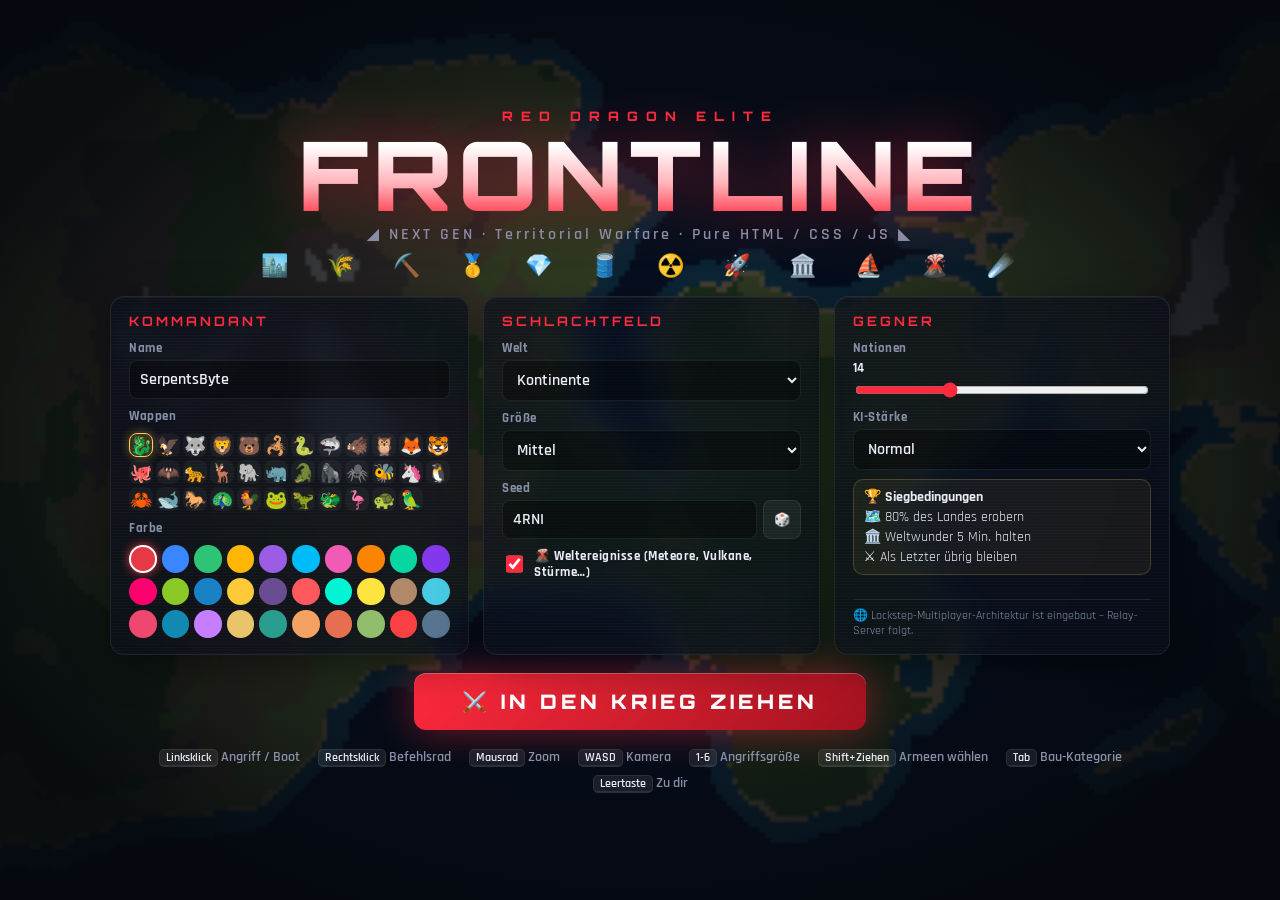
<file: games/frontline/index.html>
<!doctype html>
<html lang="de">
<head>
  <meta charset="utf-8">
  <meta name="viewport" content="width=device-width, initial-scale=1, maximum-scale=1, user-scalable=no">
  <title>RDE // FRONTLINE</title>
  <meta name="description" content="RDE Frontline — Next-Gen Territorial-Strategie in purem HTML, CSS & JS. Red Dragon Elite.">
  <meta name="theme-color" content="#07090f">
  <link rel="preconnect" href="https://fonts.googleapis.com">
  <link rel="preconnect" href="https://fonts.gstatic.com" crossorigin>
  <link href="https://fonts.googleapis.com/css2?family=Orbitron:wght@600;800;900&family=Rajdhani:wght@500;600;700&display=swap" rel="stylesheet">
  <link rel="stylesheet" href="css/style.css">
</head>
<body>
  <canvas id="gl"></canvas>
  <canvas id="game"></canvas>
  <div id="vignette"></div>

  <!-- ================= IN-GAME HUD ================= -->
  <div id="hud" class="hidden">
    <header id="topbar" class="glass">
      <div class="brand"><span class="dragon">◢</span>FRONTLINE<span class="dragon">◣</span></div>
      <div id="sharebar"><div id="sharefill"></div><div id="winmark" title="Siegesgrenze 80%"></div></div>
      <div class="tb-right">
        <span id="daytime" title="Tageszeit">☀️</span>
        <span id="clock">00:00</span>
        <button class="tb-btn" id="btn-speed" title="Spielgeschwindigkeit">1×</button>
        <button class="tb-btn" id="btn-pause" title="Pause (P)">⏸️</button>
        <button class="tb-btn" id="btn-mute" title="Ton (M)">🔊</button>
        <button class="tb-btn" id="btn-full" title="Vollbild">⛶</button>
      </div>
    </header>
    <div id="resbar" class="glass"></div>

    <aside id="board" class="glass">
      <div class="board-head"><span>🏆 STAND</span><button id="board-toggle" class="tb-btn small">▾</button></div>
      <table><thead><tr><th>#</th><th>NATION</th><th>⚔️</th><th>LAND</th></tr></thead><tbody id="board-body"></tbody></table>
    </aside>

    <nav id="rail">
      <button class="rail-btn" data-panel="research"><span class="re">🧪</span><span class="rl">Forschung</span><span class="badge hidden" id="badge-research"></span></button>
      <button class="rail-btn" data-panel="market"><span class="re">🏪</span><span class="rl">Börse</span></button>
      <button class="rail-btn" data-panel="diplomacy"><span class="re">🤝</span><span class="rl">Diplomatie</span><span class="badge hidden" id="badge-diplo"></span></button>
      <button class="rail-btn" data-panel="stats"><span class="re">📊</span><span class="rl">Statistik</span></button>
      <button class="rail-btn" data-panel="settings"><span class="re">⚙️</span><span class="rl">Optionen</span></button>
    </nav>

    <div id="feed"></div>
    <div id="toasts"></div>
    <div id="banner" class="hidden"></div>

    <div id="spawn-banner" class="glass hidden">
      <div class="sb-title">🐉 WÄHLE DEINEN STARTPUNKT</div>
      <div class="sb-sub">Klick auf freies Land · nah an 🥇💎🛢️ lohnt sich · Krieg in <b id="spawn-timer">12</b>s</div>
    </div>

    <div id="bottom">
      <div id="fronts" class="st-fronts"></div>
      <div id="selbar" class="glass hidden"></div>
      <div id="drawer" class="glass holo">
        <div id="dock-tabs"></div>
        <div id="dock-cards"></div>
      </div>
      <div id="ultpick" class="hidden"></div>
      <div id="cmdbar" class="glass holo">
        <div class="cb-troops">
          <div class="st-row">
            <span class="emo-lg">⚔️</span><span id="troops" class="big">0</span><span class="slash">/</span><span id="troops-max">0</span>
            <span id="troop-rate" class="rate">+0/s</span>
          </div>
          <div class="bar"><div id="troop-bar"></div></div>
          <div class="st-chips"><span id="food-state" class="chip"></span><span id="mod-chips"></span></div>
        </div>
        <div class="cb-ratio">
          <div class="ratio-head"><span>ANGRIFF</span><b id="ratio-val">30%</b><span id="ratio-troops" class="muted"></span></div>
          <input id="ratio" type="range" min="1" max="100" value="30">
          <div class="ratio-presets">
            <button data-r="10">10</button><button data-r="20">20</button><button data-r="30" class="on">30</button><button data-r="50">50</button><button data-r="75">75</button><button data-r="100">ALL</button>
          </div>
        </div>
        <div class="cb-btns">
          <button class="cb-btn" data-drawer="eco" title="Bauen (Tab)"><span class="cbe">🏗️</span><span class="cbl">Bauen</span></button>
          <button class="cb-btn" data-drawer="army" title="Armee aufstellen"><span class="cbe">🎖️</span><span class="cbl">Armee</span></button>
          <button class="cb-btn" data-drawer="weapons" title="Raketen"><span class="cbe">🚀</span><span class="cbl">Raketen</span></button>
        </div>
        <button id="glut" class="glut" title="Kriegsglut – lädt sich durch Eroberungen auf">
          <svg viewBox="0 0 64 64"><circle class="g-bg" cx="32" cy="32" r="27"/><circle id="glut-ring" class="g-fg" cx="32" cy="32" r="27"/></svg>
          <span class="g-e">🔥</span><span id="glut-val" class="g-v">0%</span>
        </button>
      </div>
    </div>

    <div id="advisor" class="hidden"><div class="adv-face">🐉</div><div class="adv-body"><div class="adv-name">BERATER · ROTER DRACHE</div><div id="adv-text" class="adv-text"></div></div></div>
    <div id="bossbar" class="hidden"><div class="bb-name">🐉 DER ROTE DRACHE <span id="bb-hp"></span></div><div class="bb-bar"><div id="bb-fill"></div><div id="bb-lag"></div></div></div>
    <div id="cinebars"><div class="cb-top"></div><div class="cb-bot"></div><div id="cine-title"></div></div>
    <div id="flash"></div>

    <div id="minimap-wrap" class="glass"><canvas id="minimap"></canvas></div>
    <div id="mode-hint" class="hidden"></div>
    <div id="tooltip" class="glass hidden"></div>
    <div id="radial" class="hidden"></div>

    <div id="modal" class="hidden">
      <div class="modal-card glass">
        <header class="modal-head"><h2 id="modal-title"></h2><button class="tb-btn" id="modal-close" title="Schließen (Esc)">✖</button></header>
        <div id="modal-body"></div>
      </div>
    </div>
  </div>

  <!-- ================= MAIN MENU ================= -->
  <div id="menu" class="overlay">
    <canvas id="menu-bg"></canvas>
    <div class="menu-inner">
      <div class="logo">
        <div class="logo-top">RED DRAGON ELITE</div>
        <h1>FRONTLINE</h1>
        <div class="logo-sub">◢ NEXT GEN · Territorial Warfare · Pure HTML / CSS / JS ◣</div>
        <div class="logo-emojis">🏙️ 🌾 ⛏️ 🥇 💎 🛢️ ☢️ 🚀 🏛️ ⛵ 🌋 ☄️</div>
      </div>
      <div class="menu-grid">
        <section class="glass panel">
          <h3>KOMMANDANT</h3>
          <label>Name<input id="m-name" maxlength="18" value="SerpentsByte" autocomplete="off"></label>
          <label>Wappen</label>
          <div id="m-emblems" class="emblems"></div>
          <label>Farbe</label>
          <div id="m-colors" class="swatches"></div>
        </section>
        <section class="glass panel">
          <h3>SCHLACHTFELD</h3>
          <label>Welt<select id="m-type"></select></label>
          <label>Größe<select id="m-size"></select></label>
          <label>Seed
            <div class="seed-row"><input id="m-seed" autocomplete="off"><button id="m-dice" class="tb-btn" title="Zufall">🎲</button></div>
          </label>
          <label class="check"><input type="checkbox" id="m-events" checked> 🌋 Weltereignisse (Meteore, Vulkane, Stürme…)</label>
        </section>
        <section class="glass panel">
          <h3>GEGNER</h3>
          <label>Nationen <b id="m-bots-val">14</b><input id="m-bots" type="range" min="2" max="40" value="14"></label>
          <label>KI-Stärke<select id="m-diff"></select></label>
          <div class="win-info">
            <div>🏆 <b>Siegbedingungen</b></div>
            <div>🗺️ 80% des Landes erobern</div>
            <div>🏛️ Weltwunder 5 Min. halten</div>
            <div>⚔️ Als Letzter übrig bleiben</div>
          </div>
          <div class="mp-note">🌐 Lockstep-Multiplayer-Architektur ist eingebaut – Relay-Server folgt.</div>
        </section>
      </div>
      <button id="m-play" class="play-btn">⚔️ IN DEN KRIEG ZIEHEN</button>
      <div class="controls-help">
        <span><kbd>Linksklick</kbd> Angriff / Boot</span>
        <span><kbd>Rechtsklick</kbd> Befehlsrad</span>
        <span><kbd>Mausrad</kbd> Zoom</span>
        <span><kbd>WASD</kbd> Kamera</span>
        <span><kbd>1-6</kbd> Angriffsgröße</span>
        <span><kbd>Shift+Ziehen</kbd> Armeen wählen</span>
        <span><kbd>Tab</kbd> Bau-Kategorie</span>
        <span><kbd>Leertaste</kbd> Zu dir</span>
      </div>
    </div>
  </div>

  <!-- ================= END SCREEN ================= -->
  <div id="end" class="overlay hidden">
    <div class="end-card glass">
      <div id="end-emoji" class="end-emoji">🏆</div>
      <div id="end-title" class="end-title">SIEG</div>
      <div id="end-sub" class="end-sub"></div>
      <div id="end-stats" class="end-stats"></div>
      <div class="end-btns">
        <button id="end-watch" class="tb-btn wide">👁️ Weiter zuschauen</button>
        <button id="end-again" class="play-btn small">🔁 NOCHMAL</button>
      </div>
    </div>
  </div>

  <!-- core + simulation (DOM-free, also runs in Node) -->
  <script src="js/core/rng.js"></script>
  <script src="js/core/constants.js"></script>
  <script src="js/sim/mapgen.js"></script>
  <script src="js/sim/ai.js"></script>
  <script src="js/sim/economy.js"></script>
  <script src="js/sim/events.js"></script>
  <script src="js/sim/army.js"></script>
  <script src="js/sim/legend.js"></script>
  <script src="js/sim/sim.js"></script>
  <!-- network -->
  <script src="js/net/transport.js"></script>
  <!-- client -->
  <script src="js/client/audio.js"></script>
  <script src="js/client/sprites.js"></script>
  <script src="js/client/atmosphere.js"></script>
  <script src="js/client/glmap.js"></script>
  <script src="js/client/renderer.js"></script>
  <script src="js/client/units.js"></script>
  <script src="js/client/legendfx.js"></script>
  <script src="js/client/ui.js"></script>
  <script src="js/client/panels.js"></script>
  <script src="js/client/input.js"></script>
  <script src="js/main.js"></script>
</body>
</html>
</file>
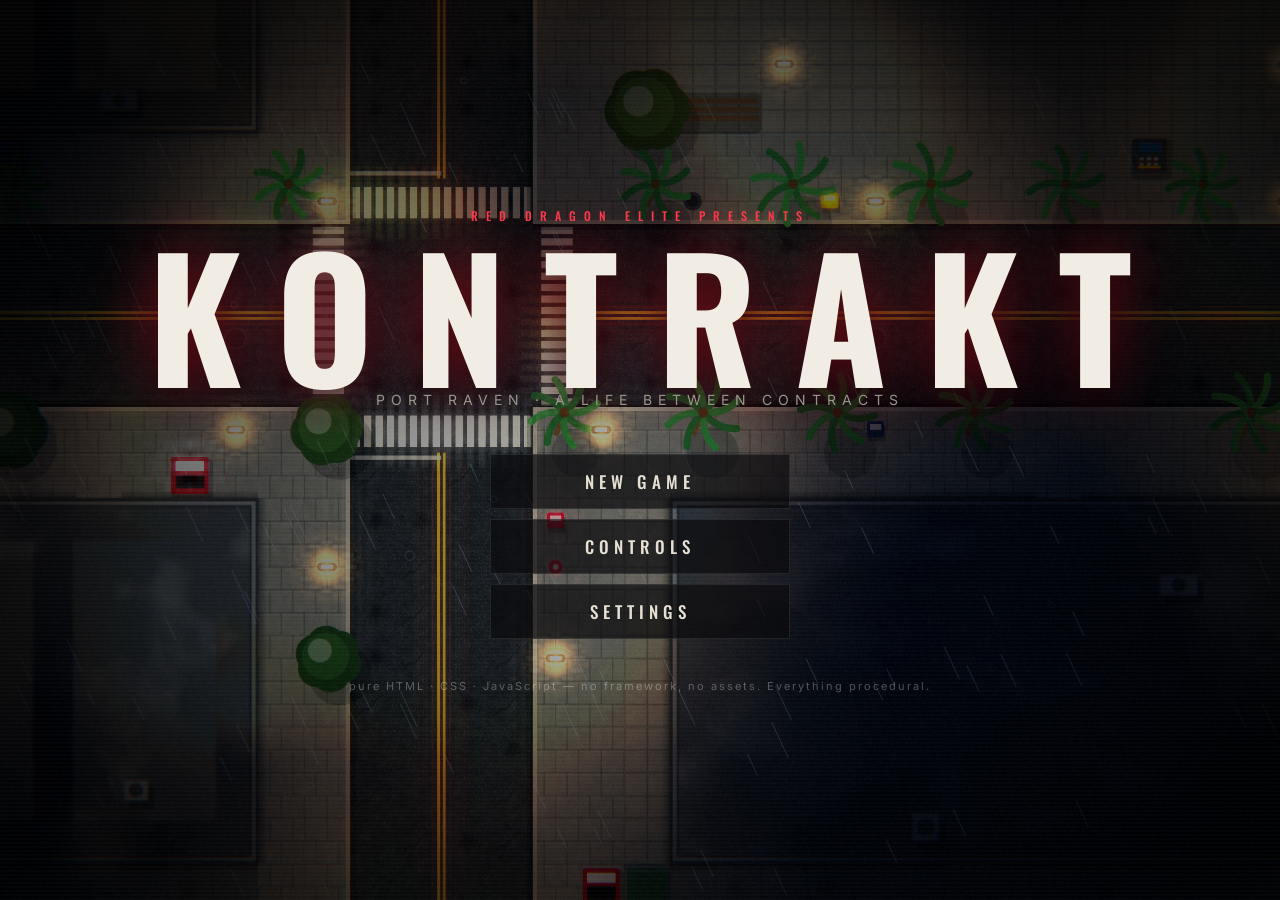
<file: games/kontrakt/index.html>
<!doctype html>
<html lang="en">
<head>
<meta charset="utf-8">
<meta name="viewport" content="width=device-width, initial-scale=1, maximum-scale=1, user-scalable=no">
<title>RDE // KONTRAKT</title>
<link rel="icon" href="data:image/svg+xml,%3Csvg xmlns='http://www.w3.org/2000/svg' viewBox='0 0 32 32'%3E%3Crect width='32' height='32' fill='%23101114'/%3E%3Ccircle cx='16' cy='16' r='9' fill='none' stroke='%23e0182d' stroke-width='3'/%3E%3Cpath d='M16 3v8M16 21v8M3 16h8M21 16h8' stroke='%23ece9e2' stroke-width='2'/%3E%3C/svg%3E">
<meta name="description" content="An open-world assassin RPG in pure HTML, CSS and JavaScript. Red Dragon Elite.">
<link rel="preconnect" href="https://fonts.googleapis.com">
<link rel="preconnect" href="https://fonts.gstatic.com" crossorigin>
<link href="https://fonts.googleapis.com/css2?family=Oswald:wght@400;500;600;700&family=Inter:wght@400;500;600;700&family=JetBrains+Mono:wght@400;600&family=Share+Tech+Mono&family=Kaushan+Script&display=swap" rel="stylesheet">
<link rel="stylesheet" href="css/style.css">
</head>
<body>
<canvas id="view"></canvas>
<canvas id="post"></canvas>
<canvas id="over"></canvas>

<div id="hud" class="hidden">
  <div id="tl">
    <div id="clock"><b id="c-time">08:00</b><span id="c-day">Mon · Day 1</span><span id="c-weather"></span></div>
    <div id="district">Old Town</div>
    <div id="money">$0</div>
    <div id="bank">Bank $0</div>
  </div>
  <div id="wanted"><div id="stars"></div><div id="heat"><i></i></div><div id="hunt"></div></div>
  <div id="jailbox" class="hidden"></div>
  <div id="tracker" class="hidden"></div>
  <div id="minimap"><canvas id="mm" width="440" height="440"></canvas><div id="mm-n">N</div></div>
  <div id="vitals">
    <svg id="bodyfig" viewBox="0 0 40 72" title="Injuries" data-i18n-title><circle data-z="head" cx="20" cy="8" r="6"/><rect data-z="torso" x="12" y="16" width="16" height="22" rx="3"/><rect data-z="armL" x="4" y="17" width="6" height="20" rx="3"/><rect data-z="armR" x="30" y="17" width="6" height="20" rx="3"/><rect data-z="legL" x="12.5" y="40" width="7" height="28" rx="3"/><rect data-z="legR" x="20.5" y="40" width="7" height="28" rx="3"/></svg>
    <div class="bar hp"><i></i><span id="hp-t">100</span></div>
    <div class="bar armor"><i></i></div>
    <div class="bar stam"><i></i></div>
    <div id="needs">
      <div class="need" id="n-food" title="Hunger" data-i18n-title><em>🍔</em><i></i></div>
      <div class="need" id="n-water" title="Thirst" data-i18n-title><em>💧</em><i></i></div>
      <div class="need" id="n-energy" title="Energy" data-i18n-title><em>⚡</em><i></i></div>
      <div class="need status" id="n-bleed" title="Bleeding" data-i18n-title>🔻</div>
      <div class="need status" id="n-drunk" title="Drunk" data-i18n-title>🍺</div>
    </div>
  </div>
  <div id="crewhud"></div>
  <div id="carhud" class="hidden"><canvas id="ch-cv" width="760" height="170"></canvas><div id="ch-warn"></div></div>
  <div id="crack" class="hidden"></div>
  <div id="pumppanel" class="hidden"><div class="pp-head"><b>NORDLICHT</b> <span>GASOLINE</span><em>№ 01</em></div>
    <div class="pp-screen"><label data-i18n>AMOUNT</label><div class="seg"><s>888.88</s><span id="pp-amt">000.00</span></div><label data-i18n>TANK LEVEL</label><div class="seg"><s>888.88</s><span id="pp-pct">000.00</span></div>
      <div class="pp-bar"><i id="pp-fill"></i></div><div class="pp-foot"><span data-i18n>PRICE/% $1.60</span><span class="leds"><u></u><u></u><u></u></span></div></div>
    <div class="pp-hose" id="pp-hose" data-i18n>NOZZLE OUT</div><div class="pp-err" id="pp-err" data-i18n>NOT ENOUGH CASH</div></div>
  <div id="weapon">
    <div id="w-slots"></div>
    <div id="w-main"><img id="w-icon" alt=""><div><div id="w-name">Fists</div><div id="w-ammo"></div></div></div>
  </div>
  <div id="stance"></div>
  <div id="prompt"></div>
  <div id="downed" class="hidden"><b data-i18n>CRITICAL CONDITION</b><div class="dn-row"><span data-i18n>Blood loss</span><em id="dn-loss">0%</em></div><div class="dn-bar"><i id="dn-bar"></i></div><div class="dn-row"><span id="dn-label"></span><em id="dn-time"></em></div><div id="dn-ems"></div></div>
  <div id="placebar" class="hidden"><div class="pb-top"><i></i><b></b><span></span></div><div class="pb-keys" data-i18n><kbd>LMB</kbd> Place <kbd>R</kbd>/<kbd>Wheel</kbd> Rotate <kbd>RMB</kbd>/<kbd>ESC</kbd> Cancel</div></div>
  <div id="feed"></div>
  <div id="banner"><b></b><span></span></div>
  <div id="phone-hint" data-i18n>📱 <b>P</b> Phone · <b>TAB</b> Inventory · <b>M</b> Map · <b>Q</b> Instinct · <b>X</b> Surrender</div>
</div>

<div id="phone" class="hidden">
  <div class="ph-frame">
    <div class="ph-top"><span id="ph-time">08:00</span><span>PORT RAVEN·NET</span><span>▮▮▮ 87%</span></div>
    <div id="ph-body"></div>
    <div class="ph-home"><button id="ph-back">◀</button><button id="ph-homebtn">●</button><button id="ph-close">✕</button></div>
  </div>
</div>

<div id="panel" class="hidden"><div class="pn-box"><header><h2 id="pn-title"></h2><button class="pn-x">✕</button></header><div id="pn-body"></div></div></div>

<div id="mapview" class="hidden">
  <div class="mv-box">
    <header><h2>Port Raven</h2><span data-i18n>Wheel = zoom · Drag = pan · Click = waypoint · Right-click = clear · M/ESC = close</span></header>
    <div class="mv-main">
      <div class="mv-stage">
        <canvas id="bigmap"></canvas>
        <div class="mv-ctl"><button data-mv="in" title="Zoom in (+)" data-i18n-title>+</button><button data-mv="out" title="Zoom out (−)" data-i18n-title>−</button><button data-mv="me" title="Center on me (Space)" data-i18n-title>◎</button><button data-mv="fit" title="Whole city (0)" data-i18n-title>⤢</button><button data-mv="leg" title="Toggle legend (L)" data-i18n-title>☰</button></div>
        <div class="mv-scale" id="mv-scale"></div>
      </div>
      <aside id="mv-legend"></aside>
    </div>
  </div>
</div>

<div id="title">
  <div class="t-inner">
    <div class="t-brand" data-i18n>RED DRAGON ELITE PRESENTS</div>
    <h1>KONTRAKT</h1>
    <div class="t-sub" data-i18n>Port Raven · A life between contracts</div>
    <div class="t-menu">
      <button id="t-continue" class="hidden" data-i18n>Continue</button>
      <button id="t-new" data-i18n>New Game</button>
      <button id="t-controls" data-i18n>Controls</button>
      <button id="t-settings" data-i18n>Settings</button>
    </div>
    <div class="t-foot" data-i18n>pure HTML · CSS · JavaScript — no framework, no assets. Everything procedural.</div>
  </div>
</div>

<div id="pause" class="hidden">
  <div class="p-box">
    <h2>PAUSE</h2>
    <button data-p="resume" data-i18n>Resume</button>
    <button data-p="save" data-i18n>Save Game</button>
    <button data-p="settings" data-i18n>Settings</button>
    <button data-p="controls" data-i18n>Controls</button>
    <button data-p="title" data-i18n>Quit to Main Menu</button>
  </div>
</div>

<div id="result" class="hidden"></div>
<div id="dead" class="hidden"></div>
<div id="fade"></div>
<div id="toast"></div>

<script src="js/core/i18n.js"></script>
<script src="js/lang/de.js"></script>
<script src="js/core/util.js"></script>
<script src="js/core/data.js"></script>
<script src="js/world/citygen.js"></script>
<script src="js/world/nav.js"></script>
<script src="js/game/world.js"></script>
<script src="js/game/economy.js"></script>
<script src="js/game/combat.js"></script>
<script src="js/game/crime.js"></script>
<script src="js/game/ai.js"></script>
<script src="js/game/contracts.js"></script>
<script src="js/game/vehicles.js"></script>
<script src="js/game/player.js"></script>
<script src="js/game/underworld.js"></script>
<script src="js/game/police.js"></script>
<script src="js/game/criminals.js"></script>
<script src="js/game/heists.js"></script>
<script src="js/game/crew.js"></script>
<script src="js/game/gangs.js"></script>
<script src="js/game/autos.js"></script>
<script src="js/game/carservice.js"></script>
<script src="js/game/nightlife.js"></script>
<script src="js/game/hotbar.js"></script>
<script src="js/game/props.js"></script>
<script src="js/game/manhunt.js"></script>
<script src="js/game/medical.js"></script>
<script src="js/game/org.js"></script>
<script src="js/game/residents.js"></script>
<script src="js/game/services.js"></script>
<script src="js/render/textures.js"></script>
<script src="js/render/sprites.js"></script>
<script src="js/render/fx.js"></script>
<script src="js/render/renderer.js"></script>
<script src="js/render/post.js"></script>
<script src="js/audio/samples.js"></script>
<script src="js/audio/audio.js"></script>
<script src="js/ui/ui.js"></script>
<script src="js/ui/menus.js"></script>
<script src="js/ui/input.js"></script>
<script src="js/main.js"></script>
</body>
</html>
</file>
<file: games/frontline/css/style.css>
/* RDE // FRONTLINE — NEXT GEN UI: dark glass, dragon red, war-room gold */
:root {
  --bg: #07090f;
  --glass: rgba(12, 15, 26, 0.74);
  --glass-hi: rgba(22, 27, 44, 0.88);
  --line: rgba(255, 255, 255, 0.08);
  --line-hi: rgba(255, 70, 85, 0.45);
  --red: #ff2a3d;
  --gold: #ffcc55;
  --txt: #e9ecf5;
  --muted: #8790a8;
  --ok: #4dffa0;
  --blue: #7fd3ff;
  --font: 'Rajdhani', 'Segoe UI', system-ui, sans-serif;
  --display: 'Orbitron', 'Rajdhani', sans-serif;
  --emoji: 'Segoe UI Emoji', 'Apple Color Emoji', 'Noto Color Emoji', sans-serif;
}
* { box-sizing: border-box; scrollbar-width: none; -ms-overflow-style: none; }
*::-webkit-scrollbar { display: none; width: 0; height: 0; }
html, body { margin: 0; height: 100%; overflow: hidden; background: var(--bg); color: var(--txt); font-family: var(--font); user-select: none; -webkit-user-select: none; }
button, input, select { font: inherit; color: inherit; }
.hidden { display: none !important; }
.muted { color: var(--muted); }
.small { font-size: 12px; margin-top: 10px; }
#gl { position: fixed; inset: 0; display: block; pointer-events: none; }
#game { position: fixed; inset: 0; display: block; cursor: crosshair; touch-action: none; }
#game.mode-build { cursor: copy; }
#game.mode-nuke { cursor: none; }
#vignette { position: fixed; inset: 0; pointer-events: none; background: radial-gradient(ellipse at center, transparent 55%, rgba(0,0,0,0.55) 100%); }

.glass { background: var(--glass); backdrop-filter: blur(14px) saturate(1.35); -webkit-backdrop-filter: blur(14px) saturate(1.35);
  border: 1px solid var(--line); border-radius: 14px; box-shadow: 0 10px 40px rgba(0,0,0,0.45), inset 0 1px 0 rgba(255,255,255,0.05); }

/* ---------- top bar */
#topbar { position: fixed; top: 10px; left: 10px; right: 10px; height: 46px; display: flex; align-items: center; gap: 16px; padding: 0 12px; z-index: 6; }
.brand { font-family: var(--display); font-weight: 900; letter-spacing: 3px; font-size: 15px; white-space: nowrap; }
.brand .dragon { color: var(--red); margin: 0 4px; }
#sharebar { position: relative; flex: 1; height: 14px; border-radius: 7px; background: rgba(255,255,255,0.06); overflow: hidden; border: 1px solid var(--line); }
#sharefill { position: absolute; inset: 0; display: flex; }
#sharefill > div { height: 100%; transition: width .4s ease; box-shadow: inset -1px 0 0 rgba(0,0,0,0.4); }
#winmark { position: absolute; top: -2px; bottom: -2px; width: 3px; background: var(--gold); box-shadow: 0 0 10px var(--gold); }
.tb-right { display: flex; align-items: center; gap: 6px; }
#daytime { font-size: 20px; filter: drop-shadow(0 0 6px rgba(255,200,80,0.5)); }
#clock { font-family: var(--display); font-size: 13px; color: var(--muted); min-width: 52px; text-align: right; margin-right: 6px; }
.tb-btn { background: rgba(255,255,255,0.06); border: 1px solid var(--line); border-radius: 8px; padding: 5px 10px; cursor: pointer; font-weight: 700; transition: background .15s, border-color .15s, transform .1s; }
.tb-btn:hover { background: rgba(255,42,61,0.18); border-color: var(--line-hi); }
.tb-btn:active { transform: scale(0.95); }
.tb-btn.small { padding: 1px 7px; font-size: 12px; }
.tb-btn.wide { padding: 10px 18px; }

/* ---------- resource bar */
#resbar { position: fixed; top: 62px; left: 10px; display: flex; gap: 2px; padding: 4px 6px; z-index: 5; border-radius: 12px; }
.res { display: flex; align-items: center; gap: 5px; padding: 3px 9px 3px 6px; border-radius: 9px; transition: background .2s; cursor: default; position: relative; }
.res:hover { background: rgba(255,255,255,0.06); }
.res .re { font-family: var(--emoji); font-size: 19px; filter: drop-shadow(0 2px 3px rgba(0,0,0,0.5)); }
.res .rv { font-family: var(--display); font-weight: 800; font-size: 14px; min-width: 34px; }
.res .rr { font-size: 11px; font-weight: 700; color: var(--ok); min-width: 38px; }
.res .rr.neg { color: #ff7a85; } .res .rr.zero { color: var(--muted); }
.res.empty .re { filter: grayscale(1) opacity(0.5); }
#res-gold .rv { color: var(--gold); text-shadow: 0 0 12px rgba(255,204,85,0.35); }
#res-gold { background: rgba(255,204,85,0.07); }

/* ---------- leaderboard */
#board { position: fixed; top: 66px; right: 10px; width: 310px; padding: 10px 12px; z-index: 4; font-size: 15px; }
.board-head { display: flex; justify-content: space-between; align-items: center; font-family: var(--display); font-weight: 800; letter-spacing: 2px; font-size: 13px; margin-bottom: 6px; }
#board table { width: 100%; border-collapse: collapse; }
#board th { font-size: 11px; color: var(--muted); font-weight: 600; text-align: left; padding: 2px 4px; letter-spacing: 1px; }
#board th:nth-child(n+3), #board td:nth-child(n+3) { text-align: right; }
#board td { padding: 3px 4px; white-space: nowrap; }
#board td:first-child { width: 26px; color: var(--muted); font-weight: 700; }
.medal { font-family: var(--emoji); }
#board td.nm { max-width: 150px; overflow: hidden; text-overflow: ellipsis; font-weight: 700; }
#board tr.me td { background: rgba(255,204,85,0.12); }
#board tr.me td:first-child { border-radius: 6px 0 0 6px; } #board tr.me td:last-child { border-radius: 0 6px 6px 0; }
#board tr.dead td { opacity: 0.35; text-decoration: line-through; }
.dot { display: inline-block; width: 9px; height: 9px; border-radius: 50%; margin-right: 6px; box-shadow: 0 0 6px currentColor; vertical-align: middle; }
#board.collapsed table { display: none; }
#board tr { cursor: pointer; }
#board tr:hover td { background: rgba(255,255,255,0.05); }

/* ---------- left rail (big buttons) */
#rail { position: fixed; left: 10px; bottom: 12px; display: flex; flex-direction: column; gap: 8px; z-index: 5; }
.rail-btn { position: relative; width: 82px; height: 74px; border-radius: 16px; cursor: pointer; display: flex; flex-direction: column; align-items: center; justify-content: center; gap: 2px;
  background: linear-gradient(160deg, rgba(40,46,72,0.9), rgba(14,17,30,0.9)); border: 1px solid var(--line); box-shadow: 0 8px 24px rgba(0,0,0,0.45), inset 0 1px 0 rgba(255,255,255,0.08);
  transition: transform .15s, border-color .15s, box-shadow .2s; }
.rail-btn:hover { transform: translateY(-3px) scale(1.04); border-color: var(--line-hi); box-shadow: 0 10px 30px rgba(255,42,61,0.25); }
.rail-btn.on { border-color: var(--gold); box-shadow: 0 0 22px rgba(255,204,85,0.4); }
.rail-btn .re { font-family: var(--emoji); font-size: 30px; line-height: 1; filter: drop-shadow(0 3px 4px rgba(0,0,0,0.6)); transition: transform .2s; }
.rail-btn:hover .re { transform: rotate(-8deg) scale(1.12); }
.rail-btn .rl { font-size: 11px; font-weight: 700; text-transform: uppercase; letter-spacing: .5px; }
.badge { position: absolute; top: -6px; right: -6px; min-width: 22px; height: 22px; border-radius: 11px; background: var(--red); color: #fff; font-weight: 800; font-size: 13px;
  display: flex; align-items: center; justify-content: center; padding: 0 5px; box-shadow: 0 0 12px var(--red); animation: bump 1.2s ease-in-out infinite; }
@keyframes bump { 50% { transform: scale(1.18); } }

/* ---------- feed, toasts, banner, achievements */
#feed { position: fixed; top: 112px; left: 10px; width: 360px; display: flex; flex-direction: column; gap: 4px; z-index: 4; pointer-events: none; }
.feed-item { background: var(--glass); border-left: 3px solid var(--muted); padding: 5px 10px; border-radius: 0 8px 8px 0; font-size: 14px; font-weight: 600;
  animation: feedIn .3s ease; backdrop-filter: blur(8px); transition: opacity .6s; }
.feed-item.bad { border-color: var(--red); } .feed-item.good { border-color: var(--ok); } .feed-item.gold { border-color: var(--gold); }
.feed-item.nuke { border-color: #ff3040; background: rgba(80,0,10,0.75); animation: feedIn .3s ease, alarm 0.5s 4 alternate; }
.feed-go { color: var(--gold); cursor: pointer; pointer-events: auto; text-decoration: underline dotted; }
@keyframes feedIn { from { transform: translateX(-20px); opacity: 0; } }
@keyframes alarm { to { background: rgba(160,0,20,0.85); } }
#toasts { position: fixed; right: 10px; top: 420px; display: flex; flex-direction: column; gap: 8px; z-index: 7; }
.toast { padding: 12px 14px; width: 310px; animation: feedIn .3s ease; border-color: rgba(77,255,160,0.4); }
.toast .t-title { font-weight: 700; margin-bottom: 8px; }
.toast .t-btns { display: flex; gap: 6px; } .toast .t-btns button { flex: 1; }
.toast .t-bar { height: 3px; background: var(--ok); margin-top: 8px; border-radius: 2px; transition: width .1s linear; }

#banner { position: fixed; top: 19%; left: 50%; transform: translateX(-50%); z-index: 9; text-align: center; pointer-events: none; min-width: min(640px, 92vw);
  padding: 18px 40px 20px; background: radial-gradient(ellipse at center, rgba(10,12,22,0.85), rgba(10,12,22,0.0) 72%); }
#banner.show { animation: bannerIn .6s cubic-bezier(.2,1.4,.4,1) both; }
#banner.hide { animation: bannerOut .6s ease both; }
#banner .bn-e { font-family: var(--emoji); font-size: 74px; line-height: 1; filter: drop-shadow(0 6px 20px rgba(0,0,0,0.7)); animation: float 2s ease-in-out infinite; }
#banner .bn-t { font-family: var(--display); font-weight: 900; font-size: clamp(24px, 4vw, 44px); letter-spacing: 5px; margin-top: 6px;
  background: linear-gradient(180deg, #fff, #ffcf6b); -webkit-background-clip: text; background-clip: text; color: transparent; filter: drop-shadow(0 0 18px rgba(255,180,60,0.5)); }
#banner.war .bn-t { background-image: linear-gradient(180deg, #fff, #ff5a68); }
#banner.tech .bn-t { background-image: linear-gradient(180deg, #fff, #7fd3ff); }
#banner .bn-s { color: #d8dcea; font-size: 17px; font-weight: 600; margin-top: 4px; text-shadow: 0 2px 8px #000; }
@keyframes bannerIn { from { opacity: 0; transform: translateX(-50%) scale(0.6); } }
@keyframes bannerOut { to { opacity: 0; transform: translateX(-50%) translateY(-20px) scale(0.95); } }
@keyframes float { 50% { transform: translateY(-6px) rotate(-4deg); } }

.achv { position: fixed; top: 112px; left: 50%; transform: translateX(-50%); display: flex; gap: 12px; align-items: center; padding: 10px 18px 10px 12px; z-index: 10;
  border-color: rgba(255,204,85,0.6); box-shadow: 0 0 30px rgba(255,204,85,0.3), 0 10px 40px rgba(0,0,0,0.5); animation: achvIn .5s cubic-bezier(.2,1.5,.4,1); }
.achv.out { animation: achvOut .6s ease forwards; }
.achv .a-e { font-family: var(--emoji); font-size: 40px; }
.achv .a-k { font-size: 11px; letter-spacing: 2px; color: var(--gold); font-weight: 800; }
.achv .a-t { font-family: var(--display); font-weight: 800; font-size: 17px; }
.achv .a-s { font-size: 13px; color: var(--muted); }
@keyframes achvIn { from { transform: translateX(-50%) translateY(-60px); opacity: 0; } }
@keyframes achvOut { to { transform: translateX(-50%) translateY(-40px); opacity: 0; } }

/* ---------- spawn banner */
#spawn-banner { position: fixed; top: 112px; left: 50%; transform: translateX(-50%); padding: 12px 28px; text-align: center; z-index: 5; border-color: var(--line-hi); animation: glow 1.6s ease-in-out infinite alternate; }
.sb-title { font-family: var(--display); font-weight: 900; letter-spacing: 3px; font-size: 18px; }
.sb-sub { color: var(--muted); font-size: 15px; } .sb-sub b { color: var(--gold); font-size: 18px; }
@keyframes glow { to { box-shadow: 0 0 30px rgba(255,42,61,0.35), 0 10px 40px rgba(0,0,0,0.45); } }

/* ---------- bottom: dock + stats */
#bottom { position: fixed; left: 50%; bottom: 10px; transform: translateX(-50%); display: flex; flex-direction: column; align-items: center; gap: 8px; z-index: 5;
  width: min(1000px, calc(100vw - 400px)); pointer-events: none; }
#bottom > * { pointer-events: auto; }
#bottom > #fronts { pointer-events: none; }
#dock-tabs { display: flex; gap: 4px; margin-bottom: 6px; }
.dtab { flex: 1; padding: 5px 8px; border-radius: 8px; border: 1px solid transparent; background: rgba(255,255,255,0.04); cursor: pointer; font-weight: 700; font-size: 13px; letter-spacing: .5px; text-transform: uppercase; color: var(--muted); transition: all .15s; }
.dtab:hover { color: var(--txt); background: rgba(255,255,255,0.08); }
.dtab.on { color: var(--txt); border-color: var(--line-hi); background: linear-gradient(180deg, rgba(255,42,61,0.25), rgba(255,42,61,0.05)); }
#dock-cards { display: flex; gap: 6px; overflow-x: auto; padding-top: 2px; overscroll-behavior: contain; }
.card { position: relative; flex: 0 0 106px; padding: 8px 4px 6px; text-align: center; cursor: pointer; border-radius: 12px; background: linear-gradient(170deg, rgba(36,42,66,0.85), rgba(14,17,28,0.85));
  border: 1px solid var(--line); transition: transform .12s, border-color .15s, box-shadow .2s; }
.card:hover { transform: translateY(-3px); border-color: var(--line-hi); }
.card.active { border-color: var(--gold); box-shadow: 0 0 18px rgba(255,204,85,0.4); }
.card.poor { opacity: 0.6; }
.card.poor .ce { filter: grayscale(0.6); }
.card .k { position: absolute; top: 4px; left: 7px; font-size: 11px; color: var(--muted); font-weight: 700; }
.card .n { position: absolute; top: 3px; right: 7px; font-size: 12px; color: var(--gold); font-weight: 800; }
.card .ce { font-family: var(--emoji); font-size: 30px; line-height: 1.1; filter: drop-shadow(0 3px 4px rgba(0,0,0,0.5)); transition: transform .2s; }
.card:hover .ce { transform: scale(1.15) rotate(-6deg); }
.card .cn { font-size: 12.5px; font-weight: 700; letter-spacing: .3px; text-transform: uppercase; margin: 2px 0 3px; white-space: nowrap; overflow: hidden; text-overflow: ellipsis; }
.card .cc { display: flex; flex-wrap: wrap; justify-content: center; gap: 2px 4px; min-height: 18px; }
.card .lock { position: absolute; inset: 0; border-radius: 12px; background: rgba(5,6,12,0.72); display: flex; align-items: center; justify-content: center; text-align: center;
  font-size: 12px; font-weight: 700; padding: 6px; color: #ffb3ba; }
.nukecard .cn { color: #ff8a95; }
.cost { font-size: 12px; font-weight: 700; white-space: nowrap; color: var(--txt); }
.cost.miss { color: #ff6b78; }
.cost.ok { color: var(--ok); }
.card .tip { display: none; position: absolute; bottom: calc(100% + 10px); left: 50%; transform: translateX(-50%); width: 210px; padding: 8px 10px; font-size: 13px; text-align: left;
  background: var(--glass-hi); border: 1px solid var(--line); border-radius: 10px; color: #c9cee0; pointer-events: none; z-index: 3; box-shadow: 0 10px 30px rgba(0,0,0,0.5); }
.card .tip b { color: var(--txt); }
.card .tip-why { color: #ff8a95; font-weight: 700; margin-top: 4px; }
.card:hover .tip { display: block; }

.st-row { display: flex; align-items: baseline; gap: 6px; }
.emo-lg { font-family: var(--emoji); font-size: 22px; }
.big { font-family: var(--display); font-weight: 800; font-size: 28px; line-height: 1; }
.slash { color: var(--muted); } #troops-max { color: var(--muted); font-weight: 700; }
.rate { color: var(--ok); font-size: 13px; font-weight: 700; margin-left: 6px; }
.bar { height: 6px; background: rgba(255,255,255,0.08); border-radius: 3px; margin-top: 7px; overflow: hidden; }
#troop-bar { height: 100%; width: 0; background: linear-gradient(90deg, #4c8dff, #8fd0ff); box-shadow: 0 0 10px #4c8dff; transition: width .25s; }
.st-chips { display: flex; gap: 4px; margin-top: 6px; flex-wrap: wrap; }
#mod-chips { display: contents; }
.chip { font-size: 12px; font-weight: 700; padding: 1px 8px; border-radius: 20px; background: rgba(255,255,255,0.07); border: 1px solid var(--line); white-space: nowrap; }
.chip.good { color: var(--ok); border-color: rgba(77,255,160,0.3); } .chip.bad { color: #ff6b78; border-color: rgba(255,42,61,0.5); animation: alarm 0.6s infinite alternate; }
.ratio-head { display: flex; gap: 8px; align-items: baseline; font-size: 12px; letter-spacing: 1px; color: var(--muted); font-weight: 700; }
.ratio-head b { color: var(--txt); font-size: 16px; }
#ratio { width: 100%; accent-color: var(--red); margin: 4px 0; }
.ratio-presets { display: flex; gap: 4px; }
.ratio-presets button { flex: 1; padding: 3px 0; font-size: 12px; font-weight: 700; background: rgba(255,255,255,0.05); border: 1px solid var(--line); border-radius: 6px; cursor: pointer; }
.ratio-presets button.on { background: rgba(255,42,61,0.3); border-color: var(--red); }
.st-fronts { display: flex; gap: 6px; flex-wrap: wrap; justify-content: center; }
.st-fronts:empty { display: none; }
.front { backdrop-filter: blur(8px); background-color: rgba(12,15,26,0.7) !important; font-size: 12px; font-weight: 700; padding: 2px 8px; border-radius: 20px; background: rgba(255,255,255,0.06); border: 1px solid var(--line); }
.front.in { border-color: rgba(255,42,61,0.6); background: rgba(255,42,61,0.12); }
.front.gold { border-color: rgba(255,204,85,0.5); }
.front.nuke { border-color: #ff3040; background: rgba(160,0,20,0.6); animation: alarm 0.4s infinite alternate; }

/* ---------- army selection bar */
#selbar { display: grid; grid-template-columns: 1fr auto; gap: 4px 12px; padding: 8px 12px; border-color: rgba(255,220,100,0.45); box-shadow: 0 0 24px rgba(255,220,100,0.15), 0 10px 40px rgba(0,0,0,0.45); animation: pop .2s ease; }
#selbar .sel-l { display: flex; gap: 6px; align-items: center; flex-wrap: wrap; }
#selbar .sel-k { font-family: var(--display); font-weight: 800; font-size: 13px; letter-spacing: 2px; color: var(--gold); margin-right: 4px; }
#selbar .sel-hint { grid-column: 1; font-size: 12px; color: var(--muted); }
#selbar .sel-b { grid-row: 1 / 3; grid-column: 2; display: flex; gap: 4px; align-items: center; }
.unitcard .ce { height: 38px; display: flex; align-items: center; justify-content: center; }
.uicon { width: 64px; height: 40px; filter: drop-shadow(0 3px 4px rgba(0,0,0,0.5)); }

/* ---------- minimap, tooltip, radial, mode hint */
#minimap-wrap { position: fixed; right: 10px; bottom: 10px; padding: 6px; z-index: 4; }
#minimap { display: block; border-radius: 8px; cursor: pointer; width: 240px; }
#tooltip { position: fixed; pointer-events: none; padding: 8px 12px; z-index: 8; font-size: 14px; min-width: 190px; }
#tooltip .tt-name { font-weight: 700; font-size: 16px; display: flex; align-items: center; gap: 6px; }
#tooltip .tt-row { color: var(--muted); display: flex; justify-content: space-between; gap: 14px; }
#tooltip .tt-row b { color: var(--txt); }
#tooltip .tt-sep { height: 1px; background: var(--line); margin: 5px 0; }
.tag { font-size: 11px; padding: 1px 7px; border-radius: 10px; margin-left: 4px; background: rgba(255,255,255,0.08); white-space: nowrap; }
.tag.ally { background: rgba(77,255,160,0.18); color: var(--ok); } .tag.foe { background: rgba(255,42,61,0.2); color: #ff8a95; }
.tag.me { background: rgba(255,204,85,0.2); color: var(--gold); } .tag.warn { background: rgba(255,170,0,0.2); color: #ffc46b; }
#mode-hint { position: fixed; top: 112px; left: 50%; transform: translateX(-50%); padding: 6px 16px; border-radius: 20px; background: rgba(255,204,85,0.15); border: 1px solid var(--gold); color: var(--gold); font-weight: 700; z-index: 5; pointer-events: none; white-space: nowrap; }
#mode-hint.nuke { background: rgba(255,30,50,0.2); border-color: #ff3040; color: #ff8a95; }
#radial { position: fixed; width: 0; height: 0; z-index: 9; }
#radial .r-center { position: absolute; width: 84px; height: 84px; left: -42px; top: -42px; border-radius: 50%; background: var(--glass-hi); border: 1px solid var(--line-hi);
  display: flex; align-items: center; justify-content: center; text-align: center; font-size: 12px; font-weight: 700; color: var(--muted); padding: 6px; backdrop-filter: blur(10px); line-height: 1.2; }
#radial .r-item { position: absolute; width: 66px; height: 66px; margin: -33px 0 0 -33px; border-radius: 50%; background: var(--glass-hi); border: 1px solid var(--line);
  display: flex; flex-direction: column; align-items: center; justify-content: center; cursor: pointer; font-size: 10px; font-weight: 700; text-transform: uppercase; text-align: center;
  backdrop-filter: blur(10px); animation: pop .18s ease backwards; transition: background .12s, border-color .12s, transform .12s; line-height: 1.05; }
#radial .r-item .ri { font-family: var(--emoji); font-size: 24px; line-height: 1.1; }
#radial .r-item:hover { background: rgba(255,42,61,0.35); border-color: var(--red); transform: scale(1.12); }
#radial .r-item.off { opacity: 0.35; pointer-events: none; }
@keyframes pop { from { transform: scale(0.2); opacity: 0; } }

/* ---------- modal panels */
#modal { position: fixed; inset: 0; z-index: 12; display: flex; align-items: center; justify-content: center; background: rgba(3,4,8,0.45); backdrop-filter: blur(3px); animation: fadeIn .2s; }
@keyframes fadeIn { from { opacity: 0; } }
.modal-card { width: min(1060px, 94vw); max-height: 86vh; display: flex; flex-direction: column; animation: pop .25s ease; border-color: rgba(255,255,255,0.12); }
.modal-head { display: flex; align-items: center; justify-content: space-between; padding: 14px 18px 10px; border-bottom: 1px solid var(--line); }
.modal-head h2 { margin: 0; font-family: var(--display); font-size: 20px; letter-spacing: 3px; }
#modal-body { padding: 14px 18px 18px; overflow: auto; }
.pn-head { margin-bottom: 12px; font-size: 15px; display: flex; gap: 10px; align-items: baseline; flex-wrap: wrap; }
.pn-head .cost { font-size: 18px; }
.pn-sub { font-family: var(--display); font-size: 12px; letter-spacing: 2px; color: var(--red); margin: 14px 0 8px; }

/* research tree */
.tree { position: relative; display: grid; grid-template-columns: repeat(4, 1fr); gap: 34px; }
.tree-lines { position: absolute; left: 0; top: 0; pointer-events: none; overflow: visible; }
.tree-lines path { fill: none; stroke: rgba(255,255,255,0.14); stroke-width: 2; stroke-dasharray: 5 5; }
.tree-lines path.lit { stroke: rgba(77,255,160,0.6); stroke-dasharray: none; filter: drop-shadow(0 0 4px rgba(77,255,160,0.6)); }
.tier { display: flex; flex-direction: column; gap: 10px; position: relative; z-index: 1; }
.tier-h { font-family: var(--display); font-size: 11px; letter-spacing: 3px; color: var(--muted); text-align: center; }
.tnode { display: flex; gap: 10px; padding: 10px; border-radius: 12px; border: 1px solid var(--line); background: rgba(20,24,40,0.92); transition: transform .15s, border-color .15s, box-shadow .2s; }
.tnode .tn-e { font-family: var(--emoji); font-size: 30px; line-height: 1; }
.tnode .tn-n { font-weight: 800; font-size: 15px; }
.tnode .tn-d { font-size: 12.5px; color: var(--muted); margin: 2px 0 5px; }
.tnode .tn-c { display: flex; gap: 6px; flex-wrap: wrap; }
.tnode.ready { border-color: rgba(77,255,160,0.55); cursor: pointer; box-shadow: 0 0 18px rgba(77,255,160,0.18); animation: readyPulse 1.6s ease-in-out infinite; }
.tnode.ready:hover { transform: translateY(-2px) scale(1.02); background: rgba(30,60,48,0.95); }
.tnode.done { border-color: rgba(77,255,160,0.25); background: linear-gradient(160deg, rgba(20,60,44,0.9), rgba(16,24,30,0.92)); }
.tnode.locked { opacity: 0.45; }
.tnode.locked .tn-e, .tnode.poor .tn-e { filter: grayscale(0.7); }
@keyframes readyPulse { 50% { box-shadow: 0 0 28px rgba(77,255,160,0.35); } }

/* market & diplomacy tables */
table.mkt, table.dip { width: 100%; border-collapse: separate; border-spacing: 0 5px; }
.mkt th, .dip th { font-size: 11px; letter-spacing: 1px; color: var(--muted); text-align: left; padding: 0 8px; }
.mkt td, .dip td { padding: 7px 8px; background: rgba(255,255,255,0.035); }
.mkt td:first-child, .dip td:first-child { border-radius: 10px 0 0 10px; } .mkt td:last-child, .dip td:last-child { border-radius: 0 10px 10px 0; }
.ware { font-weight: 700; white-space: nowrap; } .ware .we { font-family: var(--emoji); font-size: 24px; margin-right: 8px; vertical-align: middle; }
.pct { font-size: 12px; font-weight: 700; } .pct.up { color: var(--ok); } .pct.down { color: #ff6b78; }
.spark polyline { fill: none; stroke-width: 2; stroke-linejoin: round; stroke-linecap: round; }
.spark .up { stroke: var(--ok); } .spark .down { stroke: #ff6b78; }
.mb { padding: 4px 9px; margin: 1px; border-radius: 7px; border: 1px solid var(--line); background: rgba(255,255,255,0.06); cursor: pointer; font-weight: 700; font-size: 13px; transition: all .12s; }
.mb:hover { transform: translateY(-1px); }
.mb.buy { border-color: rgba(77,255,160,0.35); } .mb.buy:hover { background: rgba(77,255,160,0.18); }
.mb.sell { border-color: rgba(255,42,61,0.4); } .mb.sell:hover { background: rgba(255,42,61,0.2); }
.mb.off { opacity: 0.3; pointer-events: none; }
.dip td.acts { white-space: nowrap; text-align: right; }
.dreq { display: flex; align-items: center; gap: 8px; padding: 8px 10px; border-radius: 10px; background: rgba(77,255,160,0.08); border: 1px solid rgba(77,255,160,0.3); margin-bottom: 6px; }
.dreq .sp { flex: 1; }

/* stats */
.stat-tiles { display: grid; grid-template-columns: repeat(6, 1fr); gap: 8px; }
.stat-tiles div { background: rgba(255,255,255,0.04); border-radius: 10px; padding: 10px; text-align: center; }
.stat-tiles b { display: block; font-family: var(--display); font-size: 18px; }
.stat-tiles span { color: var(--muted); font-size: 12px; }
.legend { display: flex; flex-wrap: wrap; gap: 4px 14px; margin-bottom: 6px; font-size: 13px; font-weight: 600; }
.legend .lg i { display: inline-block; width: 14px; height: 3px; border-radius: 2px; margin-right: 6px; vertical-align: middle; }
.chart-wrap { position: relative; background: rgba(255,255,255,0.025); border-radius: 12px; padding: 6px; }
#chart .grid { stroke: rgba(255,255,255,0.07); stroke-width: 1; }
#chart .ax { fill: var(--muted); font-size: 11px; font-family: var(--font); }
#chart .ln { fill: none; stroke-width: 2; stroke-linejoin: round; stroke-linecap: round; opacity: 0.9; }
#chart .ln.me { stroke-width: 3; opacity: 1; }
#chart .end { stroke: #11141f; stroke-width: 2; }
#chart .lbl { fill: var(--txt); font-size: 12px; font-weight: 700; font-family: var(--font); }
#chart .xhair { stroke: rgba(255,255,255,0.35); stroke-width: 1; stroke-dasharray: 3 3; }
.chart-tip { position: absolute; top: 10px; padding: 8px 10px; border-radius: 10px; background: var(--glass-hi); border: 1px solid var(--line); font-size: 13px; pointer-events: none; min-width: 170px; }
.chart-tip .ct-h { font-weight: 800; margin-bottom: 4px; }
.chart-tip div { display: flex; align-items: center; gap: 6px; }
.chart-tip i { width: 10px; height: 3px; border-radius: 2px; display: inline-block; }
.chart-tip b { margin-left: auto; padding-left: 10px; }

/* settings */
.opts { display: grid; grid-template-columns: repeat(2, 1fr); gap: 8px; }
.opt { display: flex; align-items: center; gap: 10px; padding: 10px 12px; border-radius: 10px; background: rgba(255,255,255,0.04); cursor: pointer; font-weight: 600; }
.opt input[type=checkbox] { width: 18px; height: 18px; accent-color: var(--red); }
.opt.vol input { flex: 1; accent-color: var(--red); }
.keys { display: flex; flex-wrap: wrap; gap: 6px 16px; font-size: 14px; color: var(--muted); }
.opts-foot { margin-top: 18px; text-align: right; }

/* ---------- overlays: menu & end */
.overlay { position: fixed; inset: 0; z-index: 20; display: flex; align-items: center; justify-content: center; }
#menu { background: #05070c; overflow-y: auto; }
#menu-bg { position: absolute; inset: 0; width: 100%; height: 100%; filter: saturate(1.15) brightness(0.55) blur(1px); transform: scale(1.05); }
#menu::after { content: ''; position: absolute; inset: 0; background: radial-gradient(ellipse at center, rgba(5,7,12,0.2), rgba(5,7,12,0.92) 80%); pointer-events: none; }
.menu-inner { position: relative; z-index: 2; width: min(1060px, 94vw); padding: 26px 0; display: flex; flex-direction: column; align-items: center; gap: 18px; margin: auto; }
.logo { text-align: center; }
.logo-top { font-family: var(--display); letter-spacing: 8px; font-size: 13px; color: var(--red); font-weight: 800; }
.logo h1 { margin: 2px 0; font-family: var(--display); font-weight: 900; font-size: clamp(44px, 9vw, 96px); letter-spacing: 6px; line-height: 1;
  background: linear-gradient(180deg, #fff 20%, #ffb3ba 60%, var(--red)); -webkit-background-clip: text; background-clip: text; color: transparent;
  filter: drop-shadow(0 0 30px rgba(255,42,61,0.45)); }
.logo-sub { color: var(--muted); letter-spacing: 3px; font-weight: 600; }
.logo-emojis { font-family: var(--emoji); font-size: 22px; letter-spacing: 6px; margin-top: 8px; animation: float 4s ease-in-out infinite; }
.menu-grid { display: grid; grid-template-columns: repeat(3, 1fr); gap: 14px; width: 100%; }
.panel { padding: 16px 18px; display: flex; flex-direction: column; gap: 9px; }
.panel h3 { margin: 0 0 2px; font-family: var(--display); font-size: 13px; letter-spacing: 3px; color: var(--red); }
.panel label { display: flex; flex-direction: column; gap: 4px; font-size: 13px; color: var(--muted); font-weight: 700; letter-spacing: .5px; }
.panel label.check { flex-direction: row; align-items: center; gap: 8px; color: var(--txt); cursor: pointer; }
.panel label.check input { width: 18px; height: 18px; accent-color: var(--red); }
.panel label b { color: var(--txt); }
.panel input:not([type=range]):not([type=checkbox]), .panel select { background: rgba(0,0,0,0.35); border: 1px solid var(--line); border-radius: 8px; padding: 8px 10px; font-size: 16px; font-weight: 600; outline: none; color: var(--txt); }
.panel select option { background: #111522; }
.panel input:focus, .panel select:focus { border-color: var(--line-hi); }
.panel input[type=range] { accent-color: var(--red); }
.seed-row { display: flex; gap: 6px; } .seed-row input { flex: 1; min-width: 0; }
.swatches { display: grid; grid-template-columns: repeat(10, 1fr); gap: 5px; }
.sw { aspect-ratio: 1; border-radius: 50%; cursor: pointer; border: 2px solid transparent; transition: transform .1s; }
.sw:hover { transform: scale(1.15); } .sw.on { border-color: #fff; box-shadow: 0 0 10px currentColor; }
.emblems { display: grid; grid-template-columns: repeat(12, 1fr); gap: 3px; }
.emb { font-family: var(--emoji); font-size: 18px; aspect-ratio: 1; padding: 0; border-radius: 8px; border: 1px solid transparent; background: rgba(255,255,255,0.04); cursor: pointer; transition: transform .1s; }
.emb:hover { transform: scale(1.2); } .emb.on { border-color: var(--gold); background: rgba(255,204,85,0.18); box-shadow: 0 0 10px rgba(255,204,85,0.4); }
.win-info { font-size: 14px; display: flex; flex-direction: column; gap: 2px; padding: 8px 10px; border-radius: 10px; background: rgba(255,204,85,0.06); border: 1px solid rgba(255,204,85,0.2); }
.mp-note { font-size: 12px; color: var(--muted); border-top: 1px solid var(--line); padding-top: 8px; margin-top: auto; }
.play-btn { font-family: var(--display); font-weight: 900; letter-spacing: 4px; font-size: 20px; padding: 16px 48px; border: 0; border-radius: 12px; cursor: pointer;
  background: linear-gradient(135deg, #ff2a3d, #a3121f); color: #fff; box-shadow: 0 0 40px rgba(255,42,61,0.45), inset 0 1px 0 rgba(255,255,255,0.3);
  transition: transform .12s, box-shadow .2s; }
.play-btn:hover { transform: translateY(-2px) scale(1.02); box-shadow: 0 0 60px rgba(255,42,61,0.7), inset 0 1px 0 rgba(255,255,255,0.3); }
.play-btn.small { font-size: 15px; padding: 11px 26px; }
.controls-help { display: flex; flex-wrap: wrap; gap: 8px 18px; justify-content: center; color: var(--muted); font-size: 14px; font-weight: 600; }
kbd { background: rgba(255,255,255,0.08); border: 1px solid var(--line); border-bottom-width: 2px; border-radius: 5px; padding: 0 6px; color: var(--txt); font-family: var(--font); font-size: 12px; }

#end { background: rgba(3,4,8,0.6); backdrop-filter: blur(4px); }
.end-card { padding: 26px 40px 30px; text-align: center; min-width: min(520px, 92vw); animation: pop .35s ease; }
.end-emoji { font-family: var(--emoji); font-size: 72px; animation: float 2s ease-in-out infinite; }
.end-title { font-family: var(--display); font-weight: 900; font-size: 60px; letter-spacing: 6px; }
.end-title.win { color: var(--gold); text-shadow: 0 0 40px rgba(255,204,85,0.6); }
.end-title.lose { color: var(--red); text-shadow: 0 0 40px rgba(255,42,61,0.6); }
.end-sub { color: var(--muted); font-size: 18px; margin-bottom: 18px; }
.end-stats { display: grid; grid-template-columns: repeat(3, 1fr); gap: 8px; margin-bottom: 22px; }
.end-stats div { background: rgba(255,255,255,0.04); border-radius: 8px; padding: 8px; }
.end-stats b { display: block; font-family: var(--display); font-size: 19px; }
.end-stats span { color: var(--muted); font-size: 12px; letter-spacing: 1px; }
.end-btns { display: flex; gap: 10px; justify-content: center; align-items: center; }

/* ---------- HOLO language: corner brackets + scanlines */
.holo { position: relative; }
.holo::before, .holo::after { content: ''; position: absolute; width: 14px; height: 14px; pointer-events: none; border: 2px solid rgba(255,70,85,0.75); filter: drop-shadow(0 0 4px rgba(255,42,61,0.8)); }
.holo::before { top: -1px; left: -1px; border-right: 0; border-bottom: 0; border-radius: 12px 0 0 0; }
.holo::after { bottom: -1px; right: -1px; border-left: 0; border-top: 0; border-radius: 0 0 12px 0; }
.glass { background-image: repeating-linear-gradient(0deg, rgba(255,255,255,0.018) 0 1px, transparent 1px 3px); }

/* ---------- command bar */
#cmdbar { display: grid; grid-template-columns: minmax(200px, 1.1fr) minmax(220px, 1.2fr) auto auto; gap: 18px; align-items: center; padding: 9px 12px 9px 18px; width: 100%; }
.cb-ratio .ratio-presets button { padding: 2px 0; font-size: 11px; }
.cb-btns { display: flex; gap: 6px; }
.cb-btn { width: 64px; height: 58px; border-radius: 12px; cursor: pointer; display: flex; flex-direction: column; align-items: center; justify-content: center; gap: 1px;
  background: linear-gradient(170deg, rgba(44,50,78,0.9), rgba(16,19,32,0.9)); border: 1px solid var(--line); transition: transform .14s, border-color .15s, box-shadow .2s; }
.cb-btn:hover { transform: translateY(-3px); border-color: var(--line-hi); box-shadow: 0 8px 22px rgba(255,42,61,0.25); }
.cb-btn.on { border-color: var(--gold); box-shadow: 0 0 18px rgba(255,204,85,0.45); }
.cb-btn .cbe { font-family: var(--emoji); font-size: 24px; line-height: 1; transition: transform .2s; }
.cb-btn:hover .cbe { transform: scale(1.15) rotate(-8deg); }
.cb-btn .cbl { font-size: 10.5px; font-weight: 800; letter-spacing: .6px; text-transform: uppercase; }

/* build drawer: slides up from the command bar, closed by default */
#drawer { width: 100%; padding: 8px 10px 10px; transform-origin: bottom center; transition: transform .28s cubic-bezier(.2,1.2,.4,1), opacity .2s; }
#drawer.closed { transform: translateY(24px) scaleY(0.6); opacity: 0; pointer-events: none !important; position: absolute; bottom: 0; visibility: hidden; }

/* Kriegsglut ring */
.glut { position: relative; width: 66px; height: 66px; border: 0; background: none; cursor: pointer; padding: 0; }
.glut svg { position: absolute; inset: 0; transform: rotate(-90deg); }
.glut .g-bg { fill: rgba(10,12,20,0.85); stroke: rgba(255,255,255,0.1); stroke-width: 5; }
.glut .g-fg { fill: none; stroke: #ff7a1a; stroke-width: 5; stroke-linecap: round; stroke-dasharray: 169.6; stroke-dashoffset: 169.6; transition: stroke-dashoffset .4s; filter: drop-shadow(0 0 4px #ff5a00); }
.glut .g-e { position: absolute; left: 0; right: 0; top: 13px; font-family: var(--emoji); font-size: 22px; text-align: center; filter: grayscale(0.6) brightness(0.8); transition: filter .3s, transform .3s; }
.glut .g-v { position: absolute; left: 0; right: 0; bottom: 12px; font-size: 11px; font-weight: 800; text-align: center; color: #ffb27a; }
.glut.full .g-e { filter: none; animation: glutPulse 0.9s ease-in-out infinite; }
.glut.full { filter: drop-shadow(0 0 14px rgba(255,110,20,0.9)); }
.glut.full .g-fg { stroke: #ffd24a; }
.glut.active .g-fg { stroke: #7fd3ff; }
@keyframes glutPulse { 50% { transform: scale(1.25); } }
#ultpick { display: flex; gap: 10px; animation: pop .25s ease; }
.ult { width: 180px; padding: 14px 12px; border-radius: 16px; cursor: pointer; text-align: center; border: 1px solid rgba(255,140,40,0.5);
  background: radial-gradient(ellipse at top, rgba(255,110,20,0.28), rgba(14,16,28,0.94) 70%); box-shadow: 0 0 30px rgba(255,90,20,0.25), 0 12px 40px rgba(0,0,0,0.5); transition: transform .15s, box-shadow .2s; }
.ult:hover { transform: translateY(-6px) scale(1.04); box-shadow: 0 0 46px rgba(255,120,30,0.55), 0 12px 40px rgba(0,0,0,0.5); }
.ult .ue { font-family: var(--emoji); font-size: 42px; }
.ult .un { font-family: var(--display); font-weight: 900; letter-spacing: 2px; font-size: 15px; margin: 4px 0; }
.ult .ud { font-size: 12.5px; color: #d6d9e6; }

/* advisor subtitles */
#advisor { position: fixed; right: 10px; bottom: 186px; width: 360px; display: flex; gap: 10px; align-items: flex-start; padding: 10px 12px; z-index: 7;
  background: linear-gradient(110deg, rgba(60,8,14,0.88), rgba(12,15,26,0.88)); border: 1px solid rgba(255,70,85,0.45); border-radius: 14px; backdrop-filter: blur(10px);
  box-shadow: 0 0 26px rgba(255,42,61,0.25), 0 10px 30px rgba(0,0,0,0.5); animation: advIn .35s cubic-bezier(.2,1.3,.4,1); }
#advisor.out { animation: advOut .4s ease forwards; }
.adv-face { font-family: var(--emoji); font-size: 34px; filter: drop-shadow(0 0 8px rgba(255,60,60,0.8)); animation: float 3s ease-in-out infinite; }
.adv-name { font-size: 10px; letter-spacing: 2px; font-weight: 800; color: #ff8a95; }
.adv-text { font-size: 15px; font-weight: 600; line-height: 1.3; min-height: 20px; }
.adv-text::after { content: '▌'; color: #ff5a68; animation: blink .8s steps(1) infinite; margin-left: 2px; }
@keyframes blink { 50% { opacity: 0; } }
@keyframes advIn { from { transform: translateX(40px); opacity: 0; } }
@keyframes advOut { to { transform: translateX(40px); opacity: 0; } }

/* boss bar */
#bossbar { position: fixed; top: 112px; left: 50%; transform: translateX(-50%); width: min(620px, 70vw); z-index: 6; text-align: center; animation: pop .4s ease; pointer-events: none; }
.bb-name { font-family: var(--display); font-weight: 900; letter-spacing: 4px; font-size: 16px; color: #ffd0c0; text-shadow: 0 0 18px rgba(255,60,30,0.9), 0 2px 4px #000; margin-bottom: 5px; }
.bb-name span { font-size: 12px; color: #ff9a80; letter-spacing: 1px; }
.bb-bar { position: relative; height: 12px; border-radius: 6px; background: rgba(10,6,8,0.85); border: 1px solid rgba(255,90,60,0.6); overflow: hidden; box-shadow: 0 0 20px rgba(255,40,20,0.4); }
#bb-fill, #bb-lag { position: absolute; left: 0; top: 0; bottom: 0; transition: width .3s; }
#bb-lag { background: #ffe0a0; transition: width 1.2s .3s; }
#bb-fill { background: linear-gradient(90deg, #7a0a10, #ff2a2a, #ff8a3a); z-index: 1; box-shadow: 0 0 10px #ff3a1a; }

/* cinematic letterbox, flash */
#cinebars { position: fixed; inset: 0; pointer-events: none; z-index: 15; }
#cinebars .cb-top, #cinebars .cb-bot { position: absolute; left: 0; right: 0; height: 0; background: #000; transition: height .6s cubic-bezier(.6,0,.2,1); }
#cinebars .cb-top { top: 0; } #cinebars .cb-bot { bottom: 0; }
body.cinema #cinebars .cb-top, body.cinema #cinebars .cb-bot { height: 11vh; }
body.cinema #hud > *:not(#banner):not(#cinebars):not(#flash):not(#bossbar) { opacity: 0.12; transition: opacity .5s; }
#hud > * { transition: opacity .5s; }
#cine-title { position: absolute; left: 0; right: 0; bottom: 3vh; text-align: center; font-family: var(--display); font-weight: 800; letter-spacing: 6px; font-size: clamp(14px, 2vw, 22px); color: #ffd8c8; opacity: 0; transition: opacity .6s .3s; text-shadow: 0 0 20px rgba(255,60,40,0.8); }
body.cinema #cine-title { opacity: 1; }
#flash { position: fixed; inset: 0; pointer-events: none; z-index: 14; background: radial-gradient(circle, rgba(255,250,235,0.95), rgba(255,200,140,0.6)); opacity: 0; }
#flash.go { animation: flashGo .9s ease-out; }
@keyframes flashGo { 0% { opacity: 0.9; } 100% { opacity: 0; } }
body.hit #gl, body.hit #game { animation: hitPunch .45s ease-out; }
@keyframes hitPunch { 0% { filter: saturate(2) contrast(1.4) brightness(1.5); transform: scale(1.02); } 100% { filter: none; transform: none; } }

/* ---------- responsive */
@media (max-width: 1280px) {
  #resbar .rr { display: none; }
  #bottom { width: calc(100vw - 230px); left: calc(50% + 50px); }
  #cmdbar { grid-template-columns: minmax(150px, 1fr) minmax(160px, 1fr) auto auto; gap: 12px; padding: 8px 10px 8px 14px; }
  .cb-btn { width: 56px; height: 54px; } .big { font-size: 24px; }
  #advisor { bottom: 20px; right: 10px; }
  #minimap-wrap { bottom: auto; top: 112px; right: auto; left: 10px; }
  #minimap { width: 160px; }
  #feed { top: 210px; width: 300px; }
  #board { width: 260px; font-size: 13px; }
  .stat-tiles { grid-template-columns: repeat(3, 1fr); }
}
@media (max-width: 760px) {
  .menu-grid { grid-template-columns: 1fr; }
  .brand, #clock { display: none; }
  #resbar { top: 60px; left: 6px; right: 6px; flex-wrap: wrap; gap: 0; padding: 2px; }
  .res { padding: 2px 5px 2px 3px; } .res .re { font-size: 15px; } .res .rv { font-size: 11px; min-width: 0; }
  #board { top: 180px; width: 180px; font-size: 12px; padding: 8px; }
  #board th:nth-child(3), #board td:nth-child(3) { display: none; }
  #board td.nm { max-width: 110px; }
  #rail { flex-direction: row; bottom: auto; top: 128px; left: 6px; gap: 4px; }
  .rail-btn { width: 44px; height: 44px; border-radius: 12px; } .rail-btn .re { font-size: 20px; } .rail-btn .rl { display: none; }
  #minimap-wrap { display: none; }
  #feed { top: 180px; width: calc(100vw - 200px); } .feed-item { font-size: 12px; }
  #bottom { width: calc(100vw - 12px); left: 50%; bottom: 6px; }
  #cmdbar { grid-template-columns: 1fr auto; gap: 8px; padding: 8px 10px; } .cb-ratio { grid-column: 1; grid-row: 2; } .glut { grid-column: 2; grid-row: 2; width: 56px; height: 56px; justify-self: center; }
  .cb-btn { width: 46px; height: 48px; } .cb-btn .cbe { font-size: 20px; } .cb-btn .cbl { font-size: 9px; } #advisor { width: calc(100vw - 20px); bottom: 210px; }
  .big { font-size: 20px; }
  .card { flex-basis: 78px; } .card .ce { font-size: 22px; } .card .cn { font-size: 10px; } .card .k { display: none; }
  .dtab { font-size: 10px; padding: 4px 2px; }
  .controls-help { display: none; }
  .tree { grid-template-columns: 1fr 1fr; }
  .opts { grid-template-columns: 1fr; }
  .stat-tiles { grid-template-columns: repeat(2, 1fr); }
  #banner .bn-e { font-size: 50px; }
  .emblems { grid-template-columns: repeat(9, 1fr); }
}
</file>
<file: games/kontrakt/css/style.css>
/* RDE // KONTRAKT — noir HUD, diegetic phone, glass panels */
:root {
  --red: #e0182d; --red2: #ff3b4e; --gold: #f2c86b; --ink: #0b0c10; --glass: rgba(12, 13, 18, 0.72); --line: rgba(255, 255, 255, 0.09);
  --txt: #ece7dc; --dim: #9a958c; --green: #5fd38d; --blue: #5aa8ff;
  --f-head: 'Oswald', 'Bahnschrift', 'Arial Narrow', sans-serif; --f-body: 'Inter', 'Segoe UI', system-ui, sans-serif; --f-mono: 'JetBrains Mono', ui-monospace, monospace;
}
* { box-sizing: border-box; scrollbar-width: none; }
*::-webkit-scrollbar { display: none; }
html, body { margin: 0; height: 100%; overflow: hidden; background: #050608; color: var(--txt); font-family: var(--f-body); user-select: none; -webkit-user-select: none; }
canvas { display: block; position: fixed; inset: 0; width: 100vw; height: 100vh; }
#view { z-index: 0; }
#post { z-index: 1; }
#over { z-index: 2; pointer-events: none; }
body.nopost #post { display: none; }
body.ingame { cursor: none; }
body.ingame.menu { cursor: default; }
.hidden { display: none !important; }
button { font: inherit; color: inherit; cursor: pointer; }

/* ------------------------------------------------------------------ HUD */
#hud { position: fixed; inset: 0; z-index: 5; pointer-events: none; }
#tl { position: absolute; top: 18px; left: 22px; text-shadow: 0 2px 6px rgba(0,0,0,.8); }
#clock { display: flex; align-items: baseline; gap: 10px; font-family: var(--f-head); }
#clock b { font-size: 34px; font-weight: 600; letter-spacing: 1px; }
#c-day { font-size: 13px; color: var(--dim); letter-spacing: 2px; text-transform: uppercase; }
#c-weather { font-size: 18px; }
#district { font-family: var(--f-head); font-size: 12px; letter-spacing: 4px; text-transform: uppercase; color: var(--gold); margin-top: 2px; }
#money { font-family: var(--f-head); font-size: 24px; color: #9ff0b8; margin-top: 4px; letter-spacing: 1px; transition: transform .2s; }
#money.bump { transform: scale(1.15); color: #d6ffe3; }
#bank { font: 500 12px var(--f-head); letter-spacing: 1px; color: #7fb7a0; margin-top: 1px; }
#jailbox { position: absolute; top: 74px; left: 50%; transform: translateX(-50%); min-width: 360px; max-width: 520px; text-align: center; background: rgba(12,10,8,.82); border: 1px solid rgba(232,106,18,.5); border-radius: 4px; padding: 8px 14px 10px; overflow: hidden; }
#jailbox b { display: block; font: 600 18px var(--f-head); letter-spacing: 3px; color: #ff9a4a; }
#jailbox span { display: block; font-size: 12px; color: #d8cfc0; margin-top: 3px; }
#jailbox kbd { font: 700 11px var(--f-head); background: #ece7dc; color: #111; padding: 1px 5px; border-radius: 3px; }
#jailbox i { position: absolute; left: 0; bottom: 0; height: 3px; background: #ff9a4a; }

#wanted { position: absolute; top: 18px; left: 50%; transform: translateX(-50%); text-align: center; }
#stars { font-size: 26px; letter-spacing: 6px; color: rgba(255,255,255,.12); text-shadow: 0 2px 8px rgba(0,0,0,.9); }
#stars b { color: #ffd23a; text-shadow: 0 0 12px rgba(255,180,0,.8); }
#stars.blink b { animation: blink .5s infinite; }
@keyframes blink { 50% { opacity: .25; } }
#heat { width: 160px; height: 3px; margin: 4px auto 0; background: rgba(255,255,255,.1); border-radius: 2px; overflow: hidden; }
#heat i { display: block; height: 100%; width: 0; background: linear-gradient(90deg, #4f9bff, #ff3b4e); }
body.wanted #hud::after { content: ''; position: fixed; inset: 0; pointer-events: none; box-shadow: inset 0 0 120px rgba(40,80,255,.18); animation: siren 1s steps(2) infinite; }
@keyframes siren { 50% { box-shadow: inset 0 0 120px rgba(255,30,50,.2); } }

#tracker { position: absolute; top: 18px; right: 22px; width: 300px; background: var(--glass); border: 1px solid var(--line); border-left: 3px solid var(--red); padding: 10px 12px; backdrop-filter: blur(8px); border-radius: 4px; }
#tracker .tk-h { display: flex; gap: 10px; align-items: center; }
#tracker canvas { position: static; width: 46px; height: 46px; border-radius: 4px; background: #15161b; flex: none; }
#tracker .tk-n { font-family: var(--f-head); font-size: 17px; letter-spacing: .5px; line-height: 1.1; }
#tracker .tk-p { font-size: 11px; color: var(--dim); text-transform: uppercase; letter-spacing: 2px; }
#tracker .tk-o { margin-top: 8px; font-size: 12px; color: #cfc9be; display: grid; gap: 3px; }
#tracker .tk-o div::before { content: '◆ '; color: var(--red); }
#tracker .tk-o .ok::before { content: '✔ '; color: var(--green); }
#tracker .tk-t { margin-top: 6px; font-family: var(--f-mono); font-size: 11px; color: var(--gold); }

#minimap { position: absolute; left: 22px; bottom: 22px; width: 220px; height: 220px; border-radius: 50%; overflow: hidden; border: 2px solid rgba(255,255,255,.15); box-shadow: 0 0 0 4px rgba(0,0,0,.45), 0 10px 30px rgba(0,0,0,.6); }
#minimap canvas { position: absolute; inset: 0; width: 100%; height: 100%; }
#mm-n { position: absolute; top: 4px; left: 50%; transform: translateX(-50%); font: 600 11px var(--f-head); color: var(--gold); }

#vitals { position: absolute; left: 258px; bottom: 26px; width: 250px; }
.bar { position: relative; height: 10px; background: rgba(0,0,0,.55); border: 1px solid rgba(255,255,255,.08); border-radius: 2px; margin-top: 5px; overflow: hidden; }
.bar i { display: block; height: 100%; width: 100%; transition: width .2s; }
.bar.hp { height: 16px; }
.bar.hp i { background: linear-gradient(90deg, #8a0f1c, #e0182d); box-shadow: 0 0 10px rgba(224,24,45,.6); }
.bar.hp span { position: absolute; right: 6px; top: 0; font: 600 12px/16px var(--f-head); }
.bar.armor i { background: linear-gradient(90deg, #2f5ea8, #6aa8ff); }
.bar.stam { height: 4px; } .bar.stam i { background: #e8e2d4; }
#needs { display: flex; gap: 8px; margin-top: 8px; }
.need { position: relative; width: 38px; height: 38px; border-radius: 50%; background: rgba(0,0,0,.55); border: 1px solid rgba(255,255,255,.1); display: grid; place-items: center; overflow: hidden; }
.need em { font-style: normal; font-size: 16px; position: relative; z-index: 1; }
.need i { position: absolute; left: 0; right: 0; bottom: 0; background: rgba(95,211,141,.35); height: 50%; }
.need.low i { background: rgba(224,24,45,.55); animation: blink 1s infinite; }
.need.status { font-size: 16px; display: none; }
.need.status.on { display: grid; animation: blink 1.2s infinite; }

#weapon { position: absolute; right: 24px; bottom: 24px; text-align: right; }
#w-main { display: flex; align-items: center; justify-content: flex-end; gap: 14px; background: var(--glass); border: 1px solid var(--line); padding: 10px 16px; border-radius: 4px; backdrop-filter: blur(8px); }
#w-icon { width: 120px; height: 50px; filter: drop-shadow(0 0 6px rgba(255,255,255,.25)); }
#w-name { font-family: var(--f-head); font-size: 15px; letter-spacing: 1px; text-transform: uppercase; }
#w-ammo { font-family: var(--f-head); font-size: 28px; line-height: 1; margin-top: 2px; }
#w-ammo small { font-size: 15px; color: var(--dim); }
#w-ammo .sup { font-size: 10px; color: var(--blue); letter-spacing: 2px; display: block; }
#w-ammo.empty { color: var(--red2); }
#w-slots { display: flex; justify-content: flex-end; gap: 4px; margin-bottom: 6px; }
#w-slots div { width: 46px; height: 26px; background: rgba(0,0,0,.5); border: 1px solid rgba(255,255,255,.08); border-radius: 3px; position: relative; display: grid; place-items: center; }
#w-slots div.on { border-color: var(--red); background: rgba(224,24,45,.18); }
#w-slots img { width: 40px; height: 17px; opacity: .85; }
#w-slots span { position: absolute; top: -1px; left: 3px; font: 600 9px var(--f-head); color: var(--dim); }
#w-slots b { position: absolute; bottom: -1px; right: 3px; font: 600 9px var(--f-head); color: var(--gold); }

#stance { position: absolute; right: 24px; bottom: 150px; font: 600 11px var(--f-head); letter-spacing: 3px; color: var(--dim); text-align: right; }
#stance b { display: inline-block; padding: 3px 8px; margin-left: 4px; background: rgba(0,0,0,.5); border-radius: 3px; }
#stance b.on { color: #fff; background: rgba(224,24,45,.45); }
#stance b.blue { color: #fff; background: rgba(60,120,255,.45); }

#prompt { position: absolute; left: 50%; bottom: 120px; transform: translateX(-50%); display: flex; flex-direction: column; gap: 6px; align-items: center; }
#prompt div { background: rgba(8,8,12,.78); border: 1px solid var(--line); padding: 6px 14px 6px 6px; border-radius: 4px; font-size: 14px; display: flex; align-items: center; gap: 10px; backdrop-filter: blur(6px); animation: pop .15s; }
#prompt kbd { font: 700 13px var(--f-head); min-width: 26px; height: 26px; display: inline-grid; place-items: center; background: #ece7dc; color: #111; border-radius: 3px; box-shadow: 0 2px 0 #8a857c; }
#prompt div.off { opacity: .55; }
#prompt div.off kbd { background: #555; color: #bbb; box-shadow: none; }
@keyframes pop { from { transform: translateY(6px); opacity: 0; } }

#feed { position: absolute; left: 22px; top: 162px; width: 360px; display: flex; flex-direction: column; gap: 5px; }
#feed div { background: linear-gradient(90deg, rgba(8,8,12,.85), rgba(8,8,12,0)); padding: 6px 12px; font-size: 13px; border-left: 2px solid var(--dim); animation: slide .25s; transition: opacity .6s; }
#feed div.money { border-color: #5fd38d; color: #c9f5d9; }
#feed div.bad { border-color: var(--red); color: #ffb9c0; }
#feed div.good { border-color: var(--blue); }
#feed div.loot { border-color: var(--gold); color: #ffe7b0; }
#feed div.phone { border-color: #ece9e2; color: #f4f2ec; }
@keyframes slide { from { transform: translateX(-20px); opacity: 0; } }

#banner { position: absolute; left: 0; right: 0; top: 24%; text-align: center; opacity: 0; transition: opacity .4s; }
#banner.on { opacity: 1; }
#banner b { display: block; font: 700 54px/1 var(--f-head); letter-spacing: 10px; text-shadow: 0 4px 30px rgba(0,0,0,.9); }
#banner span { display: inline-block; margin-top: 10px; font-size: 15px; letter-spacing: 4px; text-transform: uppercase; color: var(--dim); }
#banner.red b { color: var(--red2); }
#banner.gold b { color: var(--gold); }
#banner.level b { color: #9fd2ff; }
#banner.disguise b { color: #e8e2d4; font-size: 40px; }
#banner.grey b { color: #bbb; }
#banner.wanted b { color: #ffd23a; }
#phone-hint { position: absolute; bottom: 4px; left: 50%; transform: translateX(-50%); font-size: 11px; color: rgba(255,255,255,.35); letter-spacing: 1px; }
#phone-hint b { color: rgba(255,255,255,.6); }

/* ------------------------------------------------------------------ phone */
#phone { position: fixed; right: 40px; bottom: 30px; z-index: 20; animation: phoneUp .35s cubic-bezier(.2,.9,.3,1.2); }
@keyframes phoneUp { from { transform: translateY(110%) rotate(6deg); } }
.ph-frame { width: 340px; height: 640px; background: #0b0c10; border-radius: 38px; padding: 14px; box-shadow: 0 0 0 2px #2a2c33, 0 0 0 9px #111216, 0 40px 80px rgba(0,0,0,.8), inset 0 0 0 1px #333; display: flex; flex-direction: column; overflow: hidden; }
.ph-top { display: flex; justify-content: space-between; font: 600 11px var(--f-head); color: #aaa; padding: 4px 14px 8px; letter-spacing: 1px; }
#ph-body { flex: 1; overflow-y: auto; background: radial-gradient(ellipse at top, #1d1420, #0d0e13 60%); border-radius: 22px; padding: 14px; }
.ph-home { display: flex; justify-content: space-around; padding-top: 10px; }
.ph-home button { background: none; border: 0; color: #888; font-size: 16px; width: 60px; height: 30px; }
.ph-home button:hover { color: #fff; }
.apps { display: grid; grid-template-columns: repeat(3, 1fr); gap: 16px; margin-top: 10px; }
.app { display: flex; flex-direction: column; align-items: center; gap: 6px; background: none; border: 0; font-size: 11px; color: #ddd; position: relative; }
.app i { width: 62px; height: 62px; border-radius: 16px; display: grid; place-items: center; font-style: normal; font-size: 28px; box-shadow: 0 6px 16px rgba(0,0,0,.5), inset 0 1px 0 rgba(255,255,255,.2); }
.app:hover i { transform: scale(1.06); }
.app .badge { position: absolute; top: -4px; right: 6px; background: var(--red); color: #fff; font: 700 11px/18px var(--f-head); min-width: 18px; height: 18px; border-radius: 9px; }
.ph-h { font: 600 20px var(--f-head); letter-spacing: 2px; margin: 4px 0 12px; }
.ph-wall { text-align: center; padding: 20px 0 6px; }
.ph-wall b { font: 300 64px var(--f-head); display: block; letter-spacing: 2px; }
.ph-wall span { font-size: 12px; color: #aaa; letter-spacing: 2px; text-transform: uppercase; }
.card { background: rgba(255,255,255,.04); border: 1px solid var(--line); border-radius: 12px; padding: 12px; margin-bottom: 10px; }
.card.active { border-color: var(--red); background: rgba(224,24,45,.07); }
.card .row { display: flex; gap: 10px; align-items: center; }
.card canvas { position: static; width: 56px; height: 56px; border-radius: 8px; background: #15161b; flex: none; }
.card h4 { margin: 0; font: 600 16px var(--f-head); letter-spacing: .5px; }
.card .sub { font-size: 11px; color: var(--dim); text-transform: uppercase; letter-spacing: 1.5px; }
.card p { font-size: 12px; color: #cfc9be; line-height: 1.45; margin: 8px 0; }
.card .meta { display: flex; justify-content: space-between; font-size: 12px; margin-top: 6px; }
.card .meta b { color: #9ff0b8; font-family: var(--f-head); font-size: 16px; }
.pill { display: inline-block; font-size: 10px; padding: 2px 7px; border-radius: 10px; background: rgba(255,255,255,.08); margin: 2px 3px 2px 0; letter-spacing: .5px; }
.pill.red { background: rgba(224,24,45,.25); color: #ffc2c8; }
.btn { background: #ece7dc; color: #111; border: 0; padding: 8px 14px; border-radius: 8px; font: 600 13px var(--f-head); letter-spacing: 1px; text-transform: uppercase; }
.btn:hover { background: #fff; }
.btn.red { background: var(--red); color: #fff; } .btn.red:hover { background: var(--red2); }
.btn.ghost { background: rgba(255,255,255,.07); color: #ddd; } .btn.ghost:hover { background: rgba(255,255,255,.14); }
.btn:disabled { opacity: .4; cursor: default; }
.btns { display: flex; gap: 8px; flex-wrap: wrap; margin-top: 8px; }
.skill { display: flex; align-items: center; gap: 10px; padding: 8px 0; border-bottom: 1px solid var(--line); }
.skill i { font-style: normal; font-size: 22px; width: 30px; text-align: center; }
.skill .sk-n { flex: 1; font-size: 13px; }
.skill .sk-n small { display: block; color: var(--dim); font-size: 11px; }
.pips { display: flex; gap: 3px; } .pips u { width: 10px; height: 10px; border-radius: 2px; background: rgba(255,255,255,.12); } .pips u.on { background: var(--gold); }
.skill button { width: 28px; height: 28px; border-radius: 50%; border: 0; background: var(--gold); color: #111; font-weight: 700; }
.skill button:disabled { background: #333; color: #666; }
.stat { display: flex; justify-content: space-between; font-size: 13px; padding: 5px 0; border-bottom: 1px dashed var(--line); }
.stat b { font-family: var(--f-head); }
.xpbar { height: 6px; background: rgba(255,255,255,.1); border-radius: 3px; overflow: hidden; margin: 6px 0 12px; } .xpbar i { display: block; height: 100%; background: linear-gradient(90deg, #5aa8ff, #9fd2ff); }
.msg { font-size: 12px; padding: 8px 10px; background: rgba(255,255,255,.04); border-radius: 10px; margin-bottom: 6px; }
.msg small { display: block; color: var(--dim); font-size: 10px; margin-bottom: 2px; }

/* ------------------------------------------------------------------ panels */
#panel, #mapview, #pause, #result, #dead { position: fixed; inset: 0; z-index: 30; display: grid; place-items: center; background: radial-gradient(ellipse at center, rgba(10,8,12,.55), rgba(0,0,0,.85)); backdrop-filter: blur(3px); }
.pn-box { width: min(980px, 94vw); max-height: 88vh; background: rgba(14,15,20,.96); border: 1px solid var(--line); border-top: 3px solid var(--red); border-radius: 6px; display: flex; flex-direction: column; box-shadow: 0 40px 100px rgba(0,0,0,.7); animation: pop .2s; }
.pn-box header { display: flex; justify-content: space-between; align-items: center; padding: 14px 20px; border-bottom: 1px solid var(--line); }
.pn-box h2 { margin: 0; font: 600 22px var(--f-head); letter-spacing: 4px; text-transform: uppercase; }
.pn-x { background: none; border: 0; font-size: 20px; color: var(--dim); }
.pn-x:hover { color: #fff; }
#pn-body { padding: 16px 20px 20px; overflow-y: auto; }
.cols { display: grid; grid-template-columns: 1fr 1fr; gap: 18px; }
.sec { font: 600 12px var(--f-head); letter-spacing: 3px; color: var(--gold); text-transform: uppercase; margin: 6px 0 8px; display: flex; justify-content: space-between; }
.sec small { color: var(--dim); letter-spacing: 1px; }
.list { display: grid; gap: 6px; }
.it { display: flex; align-items: center; gap: 12px; padding: 8px 10px; background: rgba(255,255,255,.03); border: 1px solid var(--line); border-radius: 5px; }
.it:hover { background: rgba(255,255,255,.06); }
.it.on { border-color: var(--red); }
.it .ic { width: 64px; height: 30px; display: grid; place-items: center; font-size: 22px; flex: none; }
.it .ic img { width: 64px; height: 27px; }
.it .nm { flex: 1; font-size: 14px; min-width: 0; }
.it .nm small { display: block; color: var(--dim); font-size: 11px; margin-top: 2px; }
.it .pr { font: 600 15px var(--f-head); color: #9ff0b8; min-width: 70px; text-align: right; }
.it .pr.bad { color: var(--red2); }
.it .q { font: 600 14px var(--f-head); color: var(--gold); min-width: 34px; text-align: right; }
.it .btn { padding: 6px 10px; font-size: 12px; }
.tabs { display: flex; gap: 6px; margin-bottom: 12px; }
.tabs button { background: rgba(255,255,255,.05); border: 1px solid var(--line); padding: 6px 14px; border-radius: 4px; font: 600 13px var(--f-head); letter-spacing: 2px; text-transform: uppercase; color: var(--dim); }
.tabs button.on { background: var(--red); color: #fff; border-color: var(--red); }
.wallet { font: 600 18px var(--f-head); color: #9ff0b8; }
.outfits { display: grid; grid-template-columns: repeat(auto-fill, minmax(140px, 1fr)); gap: 10px; }
.outfit { background: rgba(255,255,255,.03); border: 1px solid var(--line); border-radius: 6px; padding: 10px; text-align: center; }
.outfit.on { border-color: var(--red); }
.outfit canvas { position: static; width: 80px; height: 80px; margin: 0 auto 6px; }
.outfit div { font-size: 13px; margin-bottom: 6px; }

.mv-box { width: min(1100px, 96vw); height: min(92vh, 980px); background: #0d0e12; border: 1px solid var(--line); border-radius: 6px; display: flex; flex-direction: column; position: relative; }
.mv-box header { display: flex; justify-content: space-between; align-items: baseline; padding: 12px 18px; border-bottom: 1px solid var(--line); }
.mv-box h2 { margin: 0; font: 600 22px var(--f-head); letter-spacing: 6px; }
.mv-box header span { font-size: 12px; color: var(--dim); }
#mapview .mv-box { width: min(1560px, 97vw); height: 94vh; }
.mv-main { flex: 1; min-height: 0; display: flex; }
.mv-stage { position: relative; flex: 1; min-width: 0; overflow: hidden; }
#bigmap { position: absolute; inset: 0; width: 100%; height: 100%; cursor: crosshair; }
#bigmap.drag { cursor: grabbing; }
.mv-ctl { position: absolute; left: 12px; top: 12px; display: flex; flex-direction: column; gap: 4px; }
.mv-ctl button { width: 34px; height: 34px; border: 1px solid rgba(236,233,226,.18); background: rgba(10,11,14,.88); color: #ece9e2; font: 600 18px var(--f-head); cursor: pointer; border-radius: 2px; }
.mv-ctl button:hover { border-color: #e0182d; color: #fff; }
.mv-scale { position: absolute; left: 12px; bottom: 10px; font: 500 11px var(--f-head); letter-spacing: .12em; color: rgba(236,233,226,.6); pointer-events: none; }
#mv-legend { width: 250px; flex: none; overflow-y: auto; padding: 14px 14px 18px; border-left: 1px solid rgba(236,233,226,.1); font-size: 12px; color: #cfc9be; }
#mv-legend.off { display: none; }
#mv-legend h4 { margin: 14px 0 6px; font: 600 11px var(--f-head); letter-spacing: .22em; color: #8d8a84; text-transform: uppercase; }
#mv-legend h4:first-child { margin-top: 0; }
#mv-legend .lg { display: grid; grid-template-columns: 22px 1fr; align-items: center; gap: 3px 6px; }
#mv-legend .lg i { font-style: normal; text-align: center; }
@media (max-width: 900px) { #mv-legend { position: absolute; right: 0; top: 0; bottom: 0; background: rgba(10,11,14,.95); } }

/* ------------------------------------------------------------------ title / pause / results */
#title { position: fixed; inset: 0; z-index: 40; display: grid; place-items: center; background: radial-gradient(ellipse at 50% 60%, rgba(0,0,0,.25), rgba(0,0,0,.85)); }
#title::before { content: ''; position: absolute; inset: 0; background: repeating-linear-gradient(0deg, rgba(255,255,255,.015) 0 2px, transparent 2px 4px); pointer-events: none; }
.t-inner { text-align: center; position: relative; }
.t-brand { font: 500 12px var(--f-head); letter-spacing: 8px; color: var(--red2); }
#title h1 { font: 700 clamp(64px, 13vw, 168px)/0.9 var(--f-head); letter-spacing: clamp(12px, 3vw, 40px); margin: 14px 0 4px; padding-left: clamp(12px, 3vw, 40px); color: #f2ede4; text-shadow: 0 0 60px rgba(224,24,45,.5), 0 10px 40px rgba(0,0,0,.9); animation: flick 6s infinite; }
@keyframes flick { 0%, 92%, 100% { opacity: 1; } 93% { opacity: .5; } 94% { opacity: 1; } 96% { opacity: .7; } }
.t-sub { font-size: 14px; letter-spacing: 6px; text-transform: uppercase; color: var(--dim); }
.t-menu { display: flex; flex-direction: column; gap: 10px; align-items: center; margin-top: 46px; }
.t-menu button, .p-box button { width: 300px; padding: 14px; background: rgba(10,10,14,.7); border: 1px solid var(--line); color: #e6e0d4; font: 500 17px var(--f-head); letter-spacing: 5px; text-transform: uppercase; transition: all .15s; }
.t-menu button:hover, .p-box button:hover { background: var(--red); border-color: var(--red); color: #fff; letter-spacing: 7px; }
.t-foot { margin-top: 40px; font-size: 11px; color: rgba(255,255,255,.3); letter-spacing: 2px; }
.p-box { display: flex; flex-direction: column; gap: 10px; align-items: center; }
.p-box h2 { font: 700 46px var(--f-head); letter-spacing: 16px; margin: 0 0 20px; }

.res-box { width: min(620px, 94vw); background: rgba(10,10,14,.96); border: 1px solid var(--line); padding: 30px 34px; text-align: center; animation: pop .4s; }
.res-box .k { font: 500 12px var(--f-head); letter-spacing: 8px; color: var(--dim); }
.res-box h1 { font: 700 46px var(--f-head); letter-spacing: 8px; margin: 10px 0 2px; color: var(--gold); text-shadow: 0 0 30px rgba(242,200,107,.4); }
.res-box h3 { margin: 0 0 20px; font: 400 16px var(--f-head); letter-spacing: 3px; color: #ddd; }
.res-box .ln { display: flex; justify-content: space-between; padding: 8px 4px; border-bottom: 1px dashed var(--line); font-size: 14px; opacity: 0; animation: lnIn .35s forwards; }
.res-box .ln b { font-family: var(--f-head); font-size: 16px; }
.res-box .ln.no { color: #777; text-decoration: line-through; }
.res-box .ln.neg b { color: var(--red2); }
.res-box .tot { display: flex; justify-content: space-between; margin-top: 16px; font: 600 26px var(--f-head); color: #9ff0b8; }
@keyframes lnIn { from { opacity: 0; transform: translateX(-10px); } to { opacity: 1; } }
#dead .res-box h1 { color: var(--red2); }

#fade { position: fixed; inset: 0; background: #000; z-index: 60; pointer-events: none; opacity: 0; transition: opacity .8s; }
#fade.on { opacity: 1; }
#toast { position: fixed; top: 50%; left: 50%; transform: translate(-50%,-50%); z-index: 61; font: 600 28px var(--f-head); letter-spacing: 6px; pointer-events: none; opacity: 0; transition: opacity .6s; text-align: center; }
#toast.on { opacity: 1; }
.kbd-grid { display: grid; grid-template-columns: auto 1fr auto 1fr; gap: 8px 14px; font-size: 13px; align-items: center; }
.kbd-grid kbd { font: 700 12px var(--f-head); padding: 4px 8px; background: #ece7dc; color: #111; border-radius: 3px; text-align: center; white-space: nowrap; }
.set { display: flex; justify-content: space-between; align-items: center; padding: 9px 0; border-bottom: 1px solid var(--line); font-size: 14px; gap: 16px; }
.set small { display: block; color: var(--dim); font-size: 11px; }
.set input[type=range] { width: 180px; accent-color: var(--red); }
.tog { width: 46px; height: 24px; border-radius: 12px; background: #333; border: 0; position: relative; flex: none; }
.tog::after { content: ''; position: absolute; top: 3px; left: 3px; width: 18px; height: 18px; border-radius: 50%; background: #aaa; transition: all .15s; }
.tog.on { background: var(--red); } .tog.on::after { left: 25px; background: #fff; }
.set select { background: #1a1b20; color: #eee; border: 1px solid var(--line); padding: 5px 8px; border-radius: 4px; }

@media (max-width: 900px) {
  #vitals { left: 22px; bottom: 250px; width: 200px; }
  #tracker { width: 230px; }
  #minimap { width: 160px; height: 160px; }
  #w-icon { width: 80px; height: 34px; }
  .cols { grid-template-columns: 1fr; }
  #banner b { font-size: 34px; letter-spacing: 5px; }
  #phone { right: 50%; transform: translateX(50%); bottom: 10px; }
  .ph-frame { height: 82vh; }
}

/* crew */
.crewgrid { display: grid; grid-template-columns: repeat(auto-fill, minmax(330px, 1fr)); gap: 10px; }
.crewcard { display: flex; gap: 12px; border-width: 1px; }
.crewcard .crewpic { width: 72px; height: 72px; border-radius: 10px; flex: none; }
.crewcard .cbody { flex: 1; min-width: 0; }
.crewcard h4 { margin: 0 0 2px; font: 600 16px var(--f-head); letter-spacing: 1px; }
.crewmeta { display: flex; flex-wrap: wrap; gap: 4px 10px; font-size: 11px; color: #bbb; margin: 4px 0 6px; }
.crewcard .skills { display: grid; gap: 3px; margin-bottom: 8px; }
.crewcard .sk { display: grid; grid-template-columns: 70px 1fr 26px; align-items: center; gap: 6px; font-size: 11px; color: #aaa; }
.crewcard .sk i { height: 5px; background: rgba(255,255,255,.08); border-radius: 3px; overflow: hidden; }
.crewcard .sk i b { display: block; height: 100%; }
.crewcard .sk em { font-style: normal; text-align: right; color: #ddd; }
.crewcard .btns { display: flex; flex-wrap: wrap; gap: 6px; }
.crewcard .tag { font-size: 12px; color: #888; }
.cmdrow { display: flex; flex-wrap: wrap; gap: 6px; margin-bottom: 8px; }
.lead { color: #c9b28a; font-style: italic; margin: 0 0 10px; }
#crewhud { position: absolute; right: 24px; bottom: 150px; display: flex; flex-direction: column; gap: 6px; align-items: flex-end; pointer-events: none; }
#crewhud .cm { background: rgba(10,10,14,.72); border: 1px solid rgba(255,255,255,.1); border-left: 3px solid var(--c, #3ddc84); border-radius: 8px; padding: 5px 9px; min-width: 150px; font: 600 12px var(--f-head); letter-spacing: 1px; color: #eee; }
#crewhud .cm small { color: #9a9a9a; font-weight: 400; letter-spacing: 0; margin-left: 6px; }
#crewhud .cm i { display: block; height: 3px; margin-top: 4px; background: rgba(255,255,255,.1); border-radius: 2px; overflow: hidden; }
#crewhud .cm i b { display: block; height: 100%; background: #3ddc84; }
@media (max-width: 700px) { .crewgrid { grid-template-columns: 1fr; } #crewhud { bottom: 120px; right: 12px; } }

/* gang & tag editor */
.gangcard { display: flex; gap: 14px; align-items: center; }
.gangcard h4 { margin: 0 0 4px; font: 600 18px var(--f-head); letter-spacing: 1px; }
.gangtag { width: 192px; height: 64px; border: 1px dashed; border-radius: 8px; display: grid; place-items: center; background: repeating-linear-gradient(90deg, #2a2a2e 0 14px, #26262a 14px 28px); flex: none; }
.gangtag img { width: 100%; height: 100%; object-fit: contain; }
.ganglist { display: grid; gap: 6px; }
.ganrow { display: grid; grid-template-columns: 1.4fr .8fr .8fr auto; align-items: center; gap: 10px; margin: 0; }
.tagwrap { display: flex; gap: 16px; align-items: flex-start; flex-wrap: wrap; }
.tagside { display: grid; gap: 8px; width: 260px; }
.tagside label { display: grid; gap: 4px; font-size: 12px; color: #aaa; }
.tagside input { background: #111; border: 1px solid var(--line); color: #eee; padding: 8px; border-radius: 8px; font: inherit; }
.tagside .sw { display: flex; gap: 6px; flex-wrap: wrap; }
.tagside .sw i { width: 22px; height: 22px; border-radius: 50%; cursor: pointer; border: 2px solid transparent; }
.tagside .sw i.on { border-color: #fff; }
.tagside .caps { display: flex; flex-wrap: wrap; gap: 4px; }
.tagside .caps .btn.on { background: #eee; color: #111; }
#tg-cv { position: static; inset: auto; height: auto; flex: 1 1 420px; min-width: 260px; max-width: 768px; aspect-ratio: 3 / 1; border-radius: 10px; cursor: crosshair; touch-action: none; background: linear-gradient(#3a3d44, #2d3036), repeating-linear-gradient(0deg, transparent 0 31px, rgba(0,0,0,.25) 31px 32px), repeating-linear-gradient(90deg, transparent 0 63px, rgba(0,0,0,.25) 63px 64px); background-blend-mode: multiply; }
@media (max-width: 700px) { .ganrow { grid-template-columns: 1fr 1fr; } .tagside { width: 100%; } }

/* ---- cars: dealer, tuning, car service, pump, car hud ---- */
.dealer { display: grid; grid-template-columns: 220px 1fr; gap: 14px; }
.dl-list { display: grid; gap: 6px; align-content: start; max-height: 62vh; overflow: auto; }
.dl-it { text-align: left; background: rgba(255,255,255,.04); border: 1px solid var(--line); color: #ddd; border-radius: 8px; padding: 8px 10px; cursor: pointer; }
.dl-it b { display: block; font: 600 14px var(--f-head); letter-spacing: 1px; }
.dl-it small { color: #999; }
.dl-it.on { border-color: #f59e0b; background: rgba(245,158,11,.1); }
.dl-main canvas, .tn-left canvas { position: static; width: 100%; height: auto; border-radius: 10px; display: block; }
.dl-main h3, .tn-left h3 { font: 600 22px var(--f-head); letter-spacing: 2px; margin: 10px 0 4px; }
.dl-main h3 small, .tn-left h3 small { color: #f59e0b; font-size: 12px; margin-left: 8px; }
.carstats { display: grid; gap: 4px; margin: 8px 0; }
.carstats .sk { display: grid; grid-template-columns: 80px 1fr 90px; align-items: center; gap: 8px; font-size: 12px; color: #aaa; }
.carstats .sk i { height: 6px; background: rgba(255,255,255,.08); border-radius: 3px; overflow: hidden; }
.carstats .sk i b { display: block; height: 100%; }
.carstats .sk em { font-style: normal; color: #ddd; text-align: right; }
.dealer .sw, .tune .sw { display: flex; gap: 6px; flex-wrap: wrap; margin: 6px 0 10px; }
.dealer .sw i { width: 26px; height: 26px; border-radius: 50%; cursor: pointer; border: 2px solid rgba(255,255,255,.15); }
.dealer .sw i.on { border-color: #fff; }
.tune { display: grid; grid-template-columns: 360px 1fr; gap: 16px; }
.tn-rep p { color: #aaa; font-size: 12px; margin: 4px 0 8px; }
.tn-cats { display: flex; flex-wrap: wrap; gap: 6px; margin-bottom: 10px; }
.tn-cats button { background: rgba(255,255,255,.05); border: 1px solid var(--line); border-bottom: 3px solid var(--c); color: #ddd; padding: 7px 10px; border-radius: 8px; cursor: pointer; font: 600 13px var(--f-head); letter-spacing: 1px; }
.tn-cats button.on { background: color-mix(in srgb, var(--c) 25%, transparent); color: #fff; }
.tn-part { margin-bottom: 10px; }
.tn-part .sub small { color: #888; text-transform: none; letter-spacing: 0; }
.tn-opts { display: flex; flex-wrap: wrap; gap: 5px; margin-top: 4px; }
.tn-o { background: rgba(255,255,255,.04); border: 1px solid var(--line); color: #ddd; border-radius: 7px; padding: 6px 9px; cursor: pointer; font-size: 12px; display: inline-flex; align-items: center; gap: 6px; }
.tn-o i { width: 14px; height: 14px; border-radius: 50%; display: inline-block; border: 1px solid rgba(255,255,255,.3); }
.tn-o small { color: #f59e0b; }
.tn-o.cur { border-color: #5fd38d; color: #5fd38d; }
.tn-o.pv { border-color: #f59e0b; background: rgba(245,158,11,.15); }
.tn-buy { position: sticky; bottom: -14px; margin-top: 10px; display: flex; gap: 10px; align-items: center; justify-content: flex-end; background: rgba(12,12,16,.96); padding: 10px; border-top: 1px solid var(--line); }
.tn-buy span { margin-right: auto; color: #ccc; }
.cs { color: #e6edf3; }
.cs-head { background: linear-gradient(135deg,#0f172a,#0d1117); border: 1px solid #1e293b; border-radius: 10px; padding: 10px 12px; margin-bottom: 8px; }
.cs-head b { display: block; letter-spacing: 2px; font-size: 13px; }
.cs-head small { color: #22d3ee; font-size: 11px; }
.cs-tabs { display: flex; gap: 4px; margin-bottom: 8px; }
.cs-tabs button { flex: 1; background: #0f172a; color: #94a3b8; border: 1px solid #1e293b; border-radius: 8px; padding: 6px; cursor: pointer; }
.cs-tabs button.on { color: #fff; border-color: #3b82f6; }
.cs-card { background: #0f172a; border: 1px solid #1e293b; border-radius: 10px; padding: 10px; margin-bottom: 8px; }
.cs-card.blue { border-left: 3px solid #3b82f6; } .cs-card.green { border-left: 3px solid #10b981; }
.cs-card p { color: #94a3b8; font-size: 12px; margin: 4px 0 8px; }
.cs-car { display: flex; justify-content: space-between; align-items: center; gap: 8px; background: #0f172a; border: 1px solid #1e293b; border-radius: 10px; padding: 8px 10px; margin-bottom: 6px; }
.cs-car small { display: block; color: #94a3b8; font-size: 11px; }
#pumppanel { position: absolute; right: 24px; bottom: 190px; width: 256px; padding: 10px; border-radius: 10px; background: linear-gradient(160deg,#c9ced4,#8b939c 45%,#b8bec6); box-shadow: 0 10px 30px rgba(0,0,0,.5), inset 0 1px 0 rgba(255,255,255,.6); color: #111; font-family: 'Share Tech Mono', ui-monospace, monospace; }
.pp-head { background: #1f8a4c; border-bottom: 4px solid #f2c200; color: #fff; padding: 4px 8px; border-radius: 4px; font: 700 13px var(--f-head); letter-spacing: 2px; display: flex; gap: 6px; align-items: center; }
.pp-head em { margin-left: auto; font-style: normal; font-size: 11px; opacity: .8; }
.pp-screen { background: #060606; border-radius: 6px; margin-top: 8px; padding: 8px 10px; box-shadow: inset 0 2px 8px rgba(0,0,0,.9); }
.pp-screen label { display: block; color: #6b6b6b; font-size: 10px; letter-spacing: 2px; }
.seg { position: relative; font-size: 30px; line-height: 1.1; text-align: right; font-weight: 700; letter-spacing: 2px; }
.seg s { position: absolute; right: 0; color: rgba(255,120,0,.08); text-decoration: none; }
.seg span { color: #ff8a1a; text-shadow: 0 0 8px rgba(255,120,0,.8); position: relative; }
.pp-bar { height: 6px; background: #222; border-radius: 3px; margin: 6px 0; overflow: hidden; }
.pp-bar i { display: block; height: 100%; width: 0; background: linear-gradient(90deg,#ff5a00,#ffb000); }
.pp-foot { display: flex; justify-content: space-between; color: #888; font-size: 10px; }
.leds u { display: inline-block; width: 6px; height: 6px; border-radius: 50%; background: #3a1a00; margin-left: 3px; }
#pumppanel.on .leds u { animation: led 1.02s infinite; } #pumppanel.on .leds u:nth-child(2) { animation-delay: .34s; } #pumppanel.on .leds u:nth-child(3) { animation-delay: .68s; }
@keyframes led { 0%, 30% { background: #ff8a1a; box-shadow: 0 0 6px #ff8a1a; } 31%, 100% { background: #3a1a00; box-shadow: none; } }
.pp-hose { margin-top: 6px; text-align: center; font-size: 10px; letter-spacing: 2px; background: #222; color: #ffb000; border-radius: 3px; padding: 2px; }
.pp-err { display: none; margin-top: 6px; text-align: center; background: #b00020; color: #fff; font-weight: 700; padding: 3px; border-radius: 3px; animation: pulse .6s infinite alternate; }
#pumppanel.err .pp-err { display: block; }
#carhud { position: absolute; left: 50%; bottom: 14px; transform: translateX(-50%); pointer-events: none; }
#carhud canvas { position: static; width: 760px; height: 170px; }
#ch-warn { position: absolute; left: 50%; top: -34px; transform: translateX(-50%); white-space: nowrap; background: rgba(239,68,68,.92); color: #fff; font: 700 13px var(--f-head); letter-spacing: 2px; padding: 4px 12px; border-radius: 6px; display: none; }
#ch-warn.on { display: block; animation: pulse .5s infinite alternate; }
#crack { position: absolute; inset: 0; pointer-events: none; background-repeat: no-repeat; background-size: cover; }
body.driving #vitals { opacity: .55; }
@media (max-width: 900px) { .dealer, .tune { grid-template-columns: 1fr; } #carhud canvas { width: 96vw; height: auto; } }
@keyframes pulse { from { opacity: 1; } to { opacity: .55; } }
body.driving #prompt { bottom: 205px; }
@media (max-width: 1720px) { body.driving #weapon { bottom: 196px; } }

/* ---- contract look: graphite, bone white and signal red (no neon) ---- */
#minimap { border: 2px solid rgba(236,233,226,.85); background: #0b0c0f; box-shadow: 0 0 0 4px rgba(0,0,0,.55), 0 10px 30px rgba(0,0,0,.6); }
#district { color: #ece9e2; letter-spacing: .28em; text-shadow: none; border-left: 2px solid #e0182d; padding-left: 8px; }
#clock b { text-shadow: none; }
#mapview .mv-box { background: #0c0e11; border: 1px solid rgba(236,233,226,.14); box-shadow: 0 30px 80px rgba(0,0,0,.7); }
#mapview header h2 { font-family: var(--f-head); font-size: 26px; letter-spacing: .35em; color: #ece9e2; text-shadow: none; text-transform: uppercase; border-left: 3px solid #e0182d; padding-left: 12px; }

/* ---- drag & drop inventory + hotbar ---- */
.inv2 { display: grid; grid-template-columns: 1fr 300px; gap: 16px; }
.tiles { display: grid; grid-template-columns: repeat(auto-fill, minmax(84px, 1fr)); gap: 8px; }
.tile { position: relative; height: 78px; border-radius: 10px; background: rgba(255,255,255,.04); border: 1px solid var(--line); display: grid; place-items: center; cursor: grab; user-select: none; touch-action: none; transition: transform .08s, border-color .1s; }
.tile:hover { border-color: rgba(236,233,226,.45); transform: translateY(-1px); }
.tile.sel { border-color: #e0182d; box-shadow: 0 0 0 1px rgba(224,24,45,.4) inset; }
.tile.dragging { opacity: .35; }
.tile img { width: 70px; height: 30px; object-fit: contain; pointer-events: none; }
.tile .emo, .hb .emo, .drag-ghost .emo { font-style: normal; font-size: 26px; pointer-events: none; }
.tile b { position: absolute; top: 4px; right: 6px; font: 600 11px var(--f-head); color: var(--gold); }
.tile u { position: absolute; top: 4px; left: 6px; text-decoration: none; font: 700 10px var(--f-head); color: #111; background: #ece9e2; border-radius: 4px; padding: 0 4px; }
.tile small { position: absolute; bottom: 4px; left: 4px; right: 4px; text-align: center; font-size: 10px; color: #aaa; white-space: nowrap; overflow: hidden; text-overflow: ellipsis; pointer-events: none; }
.ammo { display: flex; flex-wrap: wrap; gap: 6px 12px; font-size: 12px; color: #aaa; } .ammo b { color: #ddd; }
#inv-det .det-h { display: flex; align-items: center; gap: 10px; } #inv-det .det-h img { width: 70px; height: 30px; } #inv-det h4 { margin: 0; } #inv-det p { color: #aaa; font-size: 12px; }
.inv-hb { display: grid; grid-template-columns: repeat(9, 1fr); gap: 6px; }
.inv-hb .hb { height: 62px; }
.hb { position: relative; border-radius: 8px; background: rgba(0,0,0,.5); border: 1px solid rgba(255,255,255,.12); display: grid; place-items: center; user-select: none; touch-action: none; }
.hb[data-drag] { cursor: grab; }
.hb.empty { border-style: dashed; opacity: .6; }
.hb.on { border-color: #e0182d; background: rgba(224,24,45,.14); box-shadow: none; }
.hb.out { opacity: .4; }
.hb.over, .zone.over { border-color: #ece9e2 !important; background: rgba(236,233,226,.1) !important; }
.hb img { width: 46px; height: 20px; object-fit: contain; pointer-events: none; }
.hb span { position: absolute; top: 1px; left: 4px; font: 600 9px var(--f-head); color: var(--dim); pointer-events: none; }
.hb b { position: absolute; bottom: 1px; right: 4px; font: 600 9px var(--f-head); color: var(--gold); pointer-events: none; }
.inv-zones { display: grid; grid-template-columns: 1fr 1fr 1fr; gap: 8px; margin-top: 10px; }
.zone { border: 1px dashed rgba(255,255,255,.25); border-radius: 10px; padding: 12px; text-align: center; color: #bbb; font: 600 13px var(--f-head); letter-spacing: 1px; }
.zone.bad { border-color: rgba(239,68,68,.45); color: #f88; }
.drag-ghost { position: fixed; z-index: 9999; pointer-events: none; transform: translate(-50%, -50%) scale(1.15); background: rgba(10,11,14,.92); border: 1px solid #e0182d; border-radius: 10px; padding: 6px 8px; box-shadow: 0 8px 24px rgba(0,0,0,.5); }
.drag-ghost img { width: 70px; height: 30px; }
/* HUD hotbar */
#w-slots { display: grid; grid-template-columns: repeat(9, 40px); gap: 4px; justify-content: end; margin-bottom: 6px; }
#w-slots .hb { width: 40px; height: 32px; }
#w-slots .hb img { width: 36px; height: 15px; }
#w-slots .hb .emo { font-size: 17px; }
@media (max-width: 900px) { .inv2 { grid-template-columns: 1fr; } .inv-hb .hb { height: 48px; } #w-slots { grid-template-columns: repeat(9, 30px); } #w-slots .hb { width: 30px; height: 26px; } }

/* ---------- prop system: placement bar, containers, stations, furniture app (violet accent) */
#placebar { position: absolute; left: 50%; bottom: 120px; transform: translateX(-50%); background: rgba(15,23,42,.94); border: 1px solid rgba(139,92,246,.55); border-radius: 12px; padding: 10px 16px; box-shadow: 0 10px 40px rgba(0,0,0,.5), 0 0 0 1px rgba(139,92,246,.15) inset; min-width: 420px; pointer-events: none; }
#placebar .pb-top { display: flex; align-items: center; gap: 10px; font: 600 15px var(--f-head); letter-spacing: .04em; color: #ede9fe; }
#placebar .pb-top i { font-style: normal; font-size: 20px; }
#placebar .pb-top span { margin-left: auto; font: 600 12px var(--f-head); padding: 3px 8px; border-radius: 6px; }
#placebar .pb-top span.ok { background: rgba(16,185,129,.18); color: #6ee7b7; }
#placebar .pb-top span.no { background: rgba(244,63,94,.18); color: #fda4af; }
#placebar .pb-keys { margin-top: 6px; font-size: 12px; color: #a5b4fc; }
#placebar kbd { display: inline-block; min-width: 22px; padding: 1px 6px; margin: 0 2px 0 8px; border-radius: 4px; background: #1e293b; border: 1px solid rgba(139,92,246,.5); color: #ddd6fe; font: 600 11px var(--f-head); text-align: center; }
#placebar kbd:first-child { margin-left: 0; }
body.placing #prompt { display: none; }
.ctr-cap { display: flex; gap: 14px; margin: 0 0 12px; font-size: 12px; color: #c4b5fd; }
.ctr-cap .bar { flex: 1; height: 6px; background: #1e293b; border-radius: 3px; overflow: hidden; align-self: center; }
.ctr-cap .bar i { display: block; height: 100%; background: linear-gradient(90deg,#8b5cf6,#c084fc); }
.ctr-lock { display: flex; align-items: center; gap: 8px; margin-bottom: 12px; padding: 8px 10px; background: rgba(139,92,246,.1); border: 1px solid rgba(139,92,246,.35); border-radius: 8px; font-size: 13px; }
.ctr-lock input { width: 70px; background: #0f172a; border: 1px solid #334155; color: #fff; border-radius: 5px; padding: 3px 6px; font: 600 14px var(--f-head); letter-spacing: .2em; }
.rcp { display: grid; grid-template-columns: 1fr auto; gap: 6px 12px; align-items: center; padding: 10px 12px; margin-bottom: 8px; background: rgba(255,255,255,.03); border: 1px solid rgba(255,255,255,.07); border-radius: 8px; }
.rcp b { font: 600 15px var(--f-head); }
.rcp small { color: #9ca3af; display: block; margin-top: 2px; }
.rcp small .miss { color: #fda4af; } .rcp small .have { color: #6ee7b7; }
.job { padding: 12px; margin-bottom: 12px; border-radius: 10px; background: rgba(139,92,246,.1); border: 1px solid rgba(139,92,246,.4); }
.job .bar { height: 8px; background: #1e293b; border-radius: 4px; overflow: hidden; margin: 8px 0; }
.job .bar i { display: block; height: 100%; background: linear-gradient(90deg,#8b5cf6,#10b981); }
.fx-app .cat { font: 600 12px var(--f-head); letter-spacing: .12em; color: #a78bfa; margin: 14px 0 6px; text-transform: uppercase; }
.fx-app .pi { display: grid; grid-template-columns: 30px 1fr auto; gap: 8px; align-items: center; padding: 8px; border-radius: 8px; background: rgba(255,255,255,.04); margin-bottom: 6px; }
.fx-app .pi i { font-style: normal; font-size: 20px; text-align: center; }
.fx-app .pi b { font-size: 13px; } .fx-app .pi small { display: block; color: #9ca3af; font-size: 11px; }
.fx-app .pi .btn { padding: 5px 9px; font-size: 12px; }

/* manhunt status under the stars */
#hunt { margin-top: 4px; text-align: center; font: 600 11px var(--f-head); letter-spacing: .3em; min-height: 14px; }
#hunt.seen { color: #ff3b4e; animation: pulse .5s infinite alternate; }
#hunt.search, #hunt.hide { color: #ffb000; }
#hunt.lost, #hunt.hid0 { color: #ece9e2; opacity: .8; }

/* injuries */
#bodyfig { position: absolute; right: -46px; bottom: 2px; width: 36px; height: 64px; opacity: 0; transition: opacity .4s; }
#bodyfig.on { opacity: 1; }
#bodyfig [data-z] { fill: rgba(236,233,226,.18); stroke: rgba(236,233,226,.5); stroke-width: 1; }
#bodyfig .w1 { fill: rgba(255,176,0,.75); }
#bodyfig .w2 { fill: rgba(224,24,45,.85); }
#bodyfig .frac { fill: #f4f4f0; stroke: #e0182d; stroke-width: 2; stroke-dasharray: 3 2; }
#bodyfig .art { fill: #e0182d; animation: pulse .35s infinite alternate; }
#downed { position: absolute; left: 50%; top: 90px; transform: translateX(-50%); width: 360px; padding: 14px 18px; background: rgba(10,6,8,.86); border: 1px solid rgba(224,24,45,.5); border-top: 3px solid #e0182d; border-radius: 6px; color: #ece9e2; box-shadow: 0 20px 60px rgba(0,0,0,.6); }
#downed b { display: block; font: 600 18px var(--f-head); letter-spacing: .32em; color: #ff3b4e; margin-bottom: 8px; animation: pulse .9s infinite alternate; }
#downed .dn-row { display: flex; justify-content: space-between; font-size: 13px; color: #cfc9be; margin: 4px 0; }
#downed em { font-style: normal; font: 600 14px var(--f-head); color: #fff; }
#downed .dn-bar { height: 8px; background: #1b1416; border-radius: 4px; overflow: hidden; }
#downed .dn-bar i { display: block; height: 100%; transition: width .3s; }
#downed .dn-bar i.g { background: #10b981; } #downed .dn-bar i.a { background: #f59e0b; } #downed .dn-bar i.r { background: #e0182d; }
#dn-ems { margin-top: 8px; font-size: 13px; color: #a5b4fc; min-height: 16px; }

/* organisation app */
.org-rank { padding: 10px 12px; margin-bottom: 10px; border-left: 3px solid #e0182d; background: rgba(224,24,45,.08); }
.org-rank b { display: block; font: 600 20px var(--f-head); letter-spacing: .12em; color: #ece9e2; text-transform: uppercase; }
.org-rank small { color: #9ca3af; font-size: 12px; }
.org-rank .xpbar { margin-top: 6px; }
</file>
